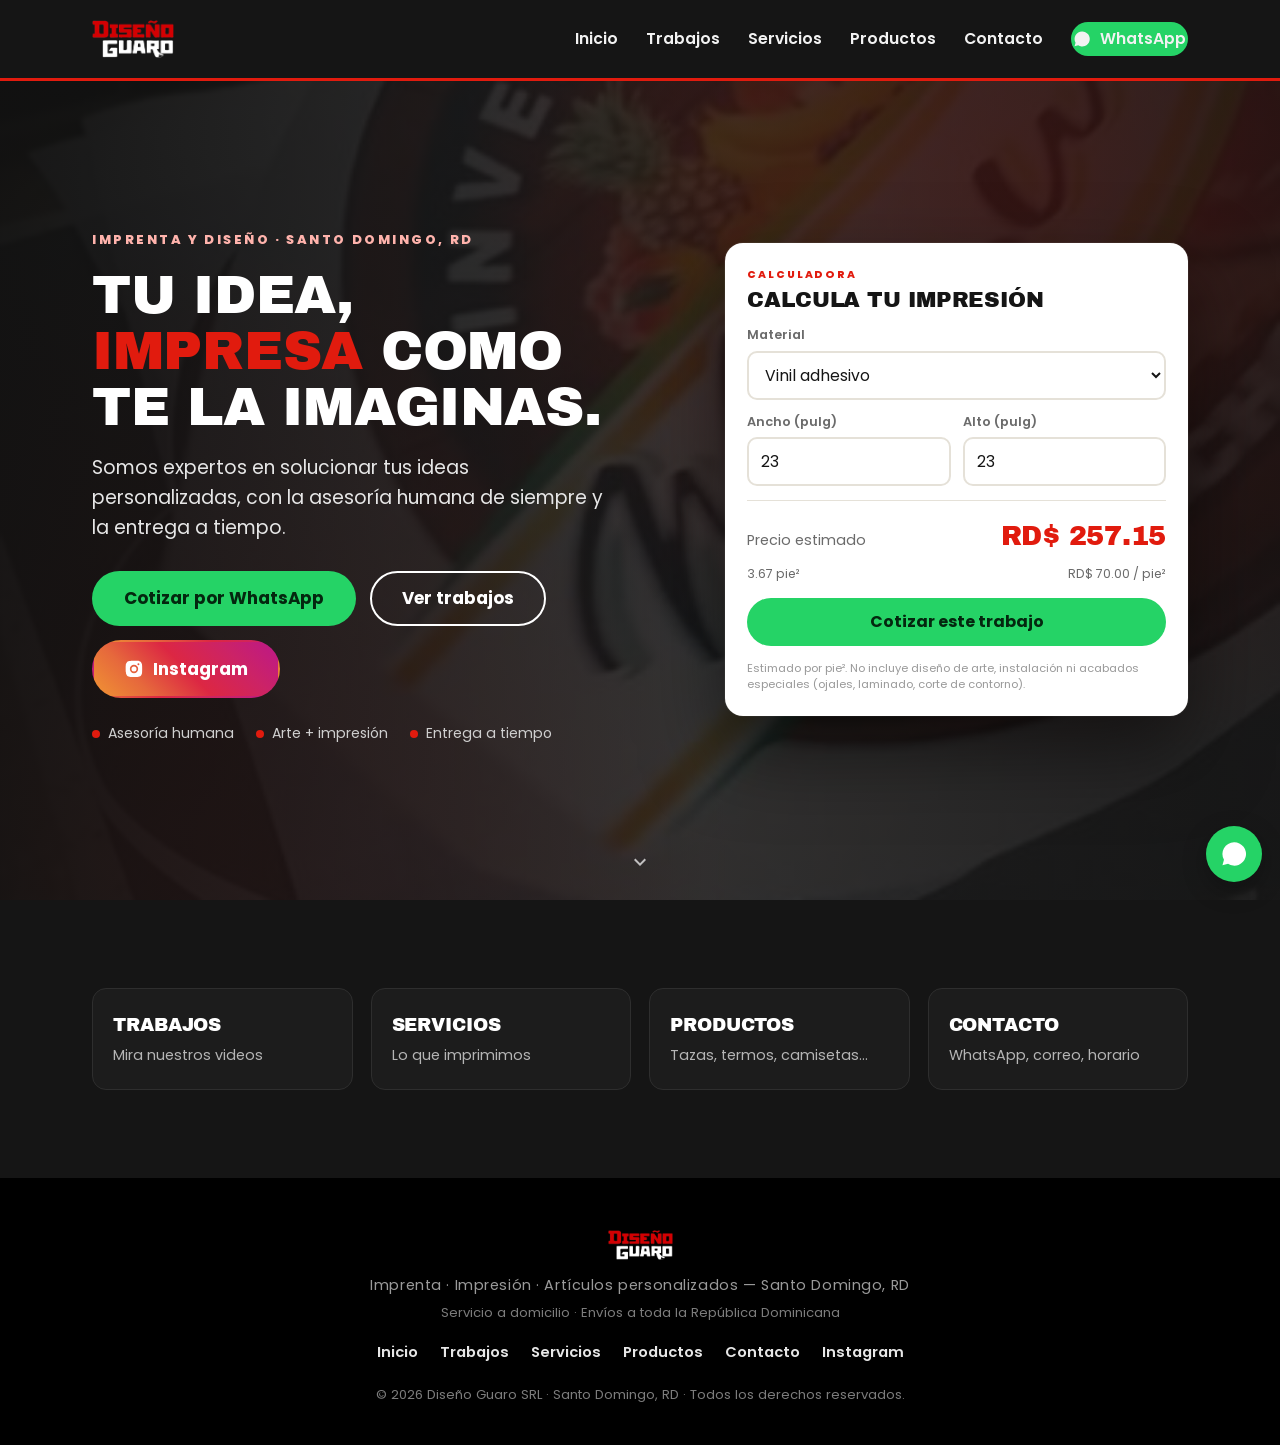
<file: site/index.html>
<!DOCTYPE html>
<!-- Diseño Guaro · despliegue automático activo (GitHub → FTP) -->
<html lang="es">
<head>
<meta charset="UTF-8" />
<meta name="viewport" content="width=device-width, initial-scale=1" />
<title>Imprenta en Santo Domingo · Impresión y artículos personalizados | Diseño Guaro</title>
<meta name="description" content="Imprenta y diseño en Santo Domingo. Impresión de banners, vinil adhesivo, one vision, rótulos, tarjetas, stickers, invitaciones, DTF y sublimación. Artículos personalizados y material POP. Servicio a domicilio y envíos a toda la República Dominicana. Calcula tu impresión y cotiza por WhatsApp." />
<meta name="keywords" content="imprenta santo domingo, impresión santo domingo, impresión gran formato, banners santo domingo, vinil adhesivo, one vision, rotulación, rótulos, tarjetas de presentación, stickers personalizados, material POP, artículos personalizados, sublimación santo domingo, DTF, República Dominicana" />
<meta name="theme-color" content="#e11b0e" />
<link rel="canonical" href="https://disenoguaro.com/" />
<link rel="icon" href="/favicon.ico" sizes="any" />
<link rel="icon" type="image/png" sizes="96x96" href="/assets/img/favicon-96.png" />
<link rel="apple-touch-icon" href="/assets/img/apple-touch-icon.png" />

<meta property="og:type" content="website" />
<meta property="og:site_name" content="Diseño Guaro" />
<meta property="og:title" content="Imprenta en Santo Domingo · Diseño Guaro" />
<meta property="og:description" content="Impresión, rotulación y artículos personalizados en Santo Domingo. Envíos a todo el país. Calcula tu impresión y cotiza por WhatsApp." />
<meta property="og:image" content="https://disenoguaro.com/assets/img/logo-disenoguaro.png" />
<meta property="og:url" content="https://disenoguaro.com/" />
<meta property="og:locale" content="es_DO" />

<script type="application/ld+json">
{
  "@context": "https://schema.org",
  "@type": "LocalBusiness",
  "@id": "https://disenoguaro.com/#business",
  "name": "Diseño Guaro",
  "alternateName": "Diseño Guaro SRL",
  "description": "Imprenta y diseño en Santo Domingo. Impresión de banners, vinil adhesivo, one vision, rótulos, tarjetas, stickers, invitaciones, DTF y sublimación. Artículos personalizados y material POP. Servicio a domicilio y envíos a toda la República Dominicana.",
  "url": "https://disenoguaro.com",
  "telephone": "+18293768157",
  "email": "info@disenoguaro.com",
  "image": "https://disenoguaro.com/assets/img/logo-disenoguaro.png",
  "logo": "https://disenoguaro.com/assets/img/logo-disenoguaro.png",
  "priceRange": "$$",
  "currenciesAccepted": "DOP",
  "paymentAccepted": "Efectivo, transferencia",
  "address": { "@type": "PostalAddress", "addressLocality": "Santo Domingo", "addressRegion": "Distrito Nacional", "addressCountry": "DO" },
  "areaServed": [
    { "@type": "City", "name": "Santo Domingo" },
    { "@type": "AdministrativeArea", "name": "Distrito Nacional" },
    { "@type": "AdministrativeArea", "name": "Santo Domingo Este" },
    { "@type": "AdministrativeArea", "name": "Santo Domingo Norte" },
    { "@type": "AdministrativeArea", "name": "Santo Domingo Oeste" },
    { "@type": "Country", "name": "República Dominicana" }
  ],
  "openingHoursSpecification": [
    { "@type": "OpeningHoursSpecification", "dayOfWeek": ["Monday","Tuesday","Wednesday","Thursday","Friday"], "opens": "09:00", "closes": "18:00" },
    { "@type": "OpeningHoursSpecification", "dayOfWeek": "Saturday", "opens": "09:00", "closes": "13:00" }
  ],
  "sameAs": ["https://www.instagram.com/disenoguaro/"],
  "makesOffer": [
    { "@type": "Offer", "itemOffered": { "@type": "Service", "name": "Impresión de banners y gran formato" } },
    { "@type": "Offer", "itemOffered": { "@type": "Service", "name": "Vinil adhesivo, one vision y rotulación" } },
    { "@type": "Offer", "itemOffered": { "@type": "Service", "name": "Tarjetas de presentación y papelería" } },
    { "@type": "Offer", "itemOffered": { "@type": "Service", "name": "Stickers y troquelados" } },
    { "@type": "Offer", "itemOffered": { "@type": "Service", "name": "Invitaciones personalizadas" } },
    { "@type": "Offer", "itemOffered": { "@type": "Service", "name": "DTF y sublimación" } },
    { "@type": "Offer", "itemOffered": { "@type": "Product", "name": "Artículos personalizados y material POP" } }
  ]
}
</script>

<link rel="preconnect" href="https://fonts.googleapis.com" />
<link rel="preconnect" href="https://fonts.gstatic.com" crossorigin />
<link href="https://fonts.googleapis.com/css2?family=Archivo+Black&family=Poppins:ital,wght@0,300;0,400;0,500;0,600;0,700;0,800;1,400&display=swap" rel="stylesheet" />
<link rel="stylesheet" href="assets/css/style.css" />
</head>
<body>

<a class="skip-link" href="#contenido">Saltar al contenido</a>

<header class="site-header" id="top">
  <div class="container header-inner">
    <a href="index.html" class="brand" aria-label="Diseño Guaro — inicio">
      <img src="assets/img/logo-disenoguaro-white.png" alt="Diseño Guaro" class="brand-logo" />
    </a>

    <nav class="main-nav" id="mainNav" aria-label="Navegación principal">
      <a href="index.html" aria-current="page">Inicio</a>
      <a href="trabajos.html">Trabajos</a>
      <a href="servicios.html">Servicios</a>
      <a href="productos.html">Productos</a>
      <a href="contacto.html">Contacto</a>
      <a href="https://wa.me/18293768157?text=Hola%20Dise%C3%B1o%20Guaro%2C%20quiero%20cotizar%20un%20trabajo."
         class="btn btn-wa nav-cta" target="_blank" rel="noopener">
        <svg viewBox="0 0 24 24" width="18" height="18" aria-hidden="true"><path fill="currentColor" d="M17.5 14.4c-.3-.2-1.7-.9-2-1-.3-.1-.5-.2-.6.2s-.7 1-.9 1.2c-.2.2-.3.2-.6.1-.3-.2-1.3-.5-2.4-1.5-.9-.8-1.5-1.8-1.6-2.1-.2-.3 0-.5.1-.6l.5-.5c.1-.2.2-.3.3-.5s0-.4 0-.5c-.1-.2-.6-1.5-.9-2.1-.2-.5-.4-.5-.6-.5h-.5c-.2 0-.5.1-.7.3-.3.3-1 1-1 2.4s1 2.8 1.2 3c.2.2 2 3.1 4.9 4.3.7.3 1.2.5 1.6.6.7.2 1.3.2 1.8.1.6-.1 1.7-.7 1.9-1.4.2-.7.2-1.2.2-1.4-.1-.1-.3-.2-.6-.3M12 2a10 10 0 0 0-8.6 15l-1.3 4.7 4.8-1.3A10 10 0 1 0 12 2"/></svg>
        WhatsApp
      </a>
    </nav>

    <button class="nav-toggle" id="navToggle" aria-label="Abrir menú" aria-expanded="false" aria-controls="mainNav">
      <span></span><span></span><span></span>
    </button>
  </div>
</header>

<main id="contenido">

  <section class="hero hero-full" id="inicio">
    <video class="hero-video" autoplay muted loop playsinline preload="auto" poster="assets/video/hero.jpg" aria-hidden="true">
      <source src="assets/video/hero.mp4" type="video/mp4" />
    </video>
    <div class="hero-bg" aria-hidden="true"></div>

    <div class="container hero-inner">
      <div class="hero-copy">
        <p class="eyebrow">Imprenta y diseño · Santo Domingo, RD</p>
        <h1>Tu idea, <span class="hl">impresa</span> como te la imaginas.</h1>
        <p class="lead">
          Somos expertos en solucionar tus ideas personalizadas, con la asesoría
          humana de siempre y la entrega a tiempo.
        </p>
        <div class="hero-cta">
          <a href="https://wa.me/18293768157?text=Hola%20Dise%C3%B1o%20Guaro%2C%20quiero%20cotizar%20un%20trabajo."
             class="btn btn-wa btn-lg" target="_blank" rel="noopener">Cotizar por WhatsApp</a>
          <a href="trabajos.html" class="btn btn-ghost btn-lg">Ver trabajos</a>
          <a href="https://www.instagram.com/disenoguaro/" class="btn btn-ig btn-lg" target="_blank" rel="noopener">
            <svg viewBox="0 0 24 24" width="20" height="20" aria-hidden="true"><path fill="currentColor" d="M12 2c2.7 0 3.1 0 4.1.1 1.1 0 1.8.2 2.4.5.7.2 1.2.5 1.7 1s.8 1 1 1.7c.3.6.5 1.3.5 2.4.1 1 .1 1.4.1 4.1s0 3.1-.1 4.1c0 1.1-.2 1.8-.5 2.4-.2.7-.5 1.2-1 1.7s-1 .8-1.7 1c-.6.3-1.3.5-2.4.5-1 .1-1.4.1-4.1.1s-3.1 0-4.1-.1c-1.1 0-1.8-.2-2.4-.5-.7-.2-1.2-.5-1.7-1s-.8-1-1-1.7c-.3-.6-.5-1.3-.5-2.4C2 15.1 2 14.7 2 12s0-3.1.1-4.1c0-1.1.2-1.8.5-2.4.2-.7.5-1.2 1-1.7s1-.8 1.7-1c.6-.3 1.3-.5 2.4-.5C8.9 2 9.3 2 12 2m0 5a5 5 0 1 0 0 10 5 5 0 0 0 0-10m0 2a3 3 0 1 1 0 6 3 3 0 0 1 0-6m5.3-3.9a1.2 1.2 0 1 0 0 2.4 1.2 1.2 0 0 0 0-2.4"/></svg>
            Instagram
          </a>
        </div>
        <ul class="hero-badges">
          <li>Asesoría humana</li>
          <li>Arte + impresión</li>
          <li>Entrega a tiempo</li>
        </ul>
      </div>

      <aside class="hero-calc" id="calculadora" aria-label="Calculadora de precios de impresión">
        <div class="hc-head">
          <span class="hc-kicker">Calculadora</span>
          <h2>Calcula tu impresión</h2>
        </div>
        <form autocomplete="off">
          <div class="hc-field">
            <label for="calcMat">Material</label>
            <select id="calcMat">
              <option value="banner">Banner (lona)</option>
              <option value="vinil" selected>Vinil adhesivo</option>
              <option value="sticker">Sticker troquelado</option>
              <option value="onevision">Onevision</option>
            </select>
          </div>
          <div class="hc-row">
            <div class="hc-field">
              <label for="calcW">Ancho (pulg)</label>
              <input id="calcW" type="number" min="1" step="0.5" value="23" inputmode="decimal" />
            </div>
            <div class="hc-field">
              <label for="calcH">Alto (pulg)</label>
              <input id="calcH" type="number" min="1" step="0.5" value="23" inputmode="decimal" />
            </div>
          </div>
        </form>
        <div class="hc-out" aria-live="polite">
          <div class="hc-total"><span>Precio estimado</span><strong id="calcTotal">RD$&nbsp;0.00</strong></div>
          <div class="hc-meta"><span id="calcArea">—</span><span id="calcRate">—</span></div>
        </div>
        <a class="btn btn-wa btn-block" id="calcWa" target="_blank" rel="noopener" href="https://wa.me/18293768157">Cotizar este trabajo</a>
        <p class="calc-note">
          Estimado por pie². No incluye diseño de arte, instalación ni acabados
          especiales (ojales, laminado, corte de contorno).
        </p>
      </aside>
    </div>

    <a class="hero-scroll" href="#mas" aria-label="Ver más">
      <svg viewBox="0 0 24 24" width="24" height="24" aria-hidden="true"><path fill="currentColor" d="M12 16 6 10l1.4-1.4L12 13.2l4.6-4.6L18 10z"/></svg>
    </a>
  </section>

  <section class="section quick-links" id="mas">
    <div class="container">
      <div class="grid ql-grid">
        <a class="ql-card" href="trabajos.html">
          <span class="ql-k">Trabajos</span>
          <span class="ql-t">Mira nuestros videos</span>
        </a>
        <a class="ql-card" href="servicios.html">
          <span class="ql-k">Servicios</span>
          <span class="ql-t">Lo que imprimimos</span>
        </a>
        <a class="ql-card" href="productos.html">
          <span class="ql-k">Productos</span>
          <span class="ql-t">Tazas, termos, camisetas…</span>
        </a>
        <a class="ql-card" href="contacto.html">
          <span class="ql-k">Contacto</span>
          <span class="ql-t">WhatsApp, correo, horario</span>
        </a>
      </div>
    </div>
  </section>

</main>

<footer class="site-footer">
  <div class="container footer-inner">
    <img src="assets/img/logo-disenoguaro-white.png" alt="Diseño Guaro" class="footer-logo" />
    <p class="footer-tag">Imprenta · Impresión · Artículos personalizados — Santo Domingo, RD</p>
    <p class="footer-area">Servicio a domicilio · Envíos a toda la República Dominicana</p>
    <nav class="footer-nav" aria-label="Pie de página">
      <a href="index.html">Inicio</a>
      <a href="trabajos.html">Trabajos</a>
      <a href="servicios.html">Servicios</a>
      <a href="productos.html">Productos</a>
      <a href="contacto.html">Contacto</a>
      <a href="https://www.instagram.com/disenoguaro/" target="_blank" rel="noopener">Instagram</a>
    </nav>
    <p class="copyright">© <span id="year"></span> Diseño Guaro SRL · Santo Domingo, RD · Todos los derechos reservados.</p>
  </div>
</footer>

<a class="wa-float" href="https://wa.me/18293768157?text=Hola%20Dise%C3%B1o%20Guaro%2C%20quiero%20cotizar%20un%20trabajo."
   target="_blank" rel="noopener" aria-label="Escribir por WhatsApp">
  <svg viewBox="0 0 24 24" width="28" height="28" aria-hidden="true"><path fill="currentColor" d="M17.5 14.4c-.3-.2-1.7-.9-2-1-.3-.1-.5-.2-.6.2s-.7 1-.9 1.2c-.2.2-.3.2-.6.1-.3-.2-1.3-.5-2.4-1.5-.9-.8-1.5-1.8-1.6-2.1-.2-.3 0-.5.1-.6l.5-.5c.1-.2.2-.3.3-.5s0-.4 0-.5c-.1-.2-.6-1.5-.9-2.1-.2-.5-.4-.5-.6-.5h-.5c-.2 0-.5.1-.7.3-.3.3-1 1-1 2.4s1 2.8 1.2 3c.2.2 2 3.1 4.9 4.3.7.3 1.2.5 1.6.6.7.2 1.3.2 1.8.1.6-.1 1.7-.7 1.9-1.4.2-.7.2-1.2.2-1.4-.1-.1-.3-.2-.6-.3M12 2a10 10 0 0 0-8.6 15l-1.3 4.7 4.8-1.3A10 10 0 1 0 12 2"/></svg>
</a>

<script src="assets/js/main.js"></script>
</body>
</html>
</file>
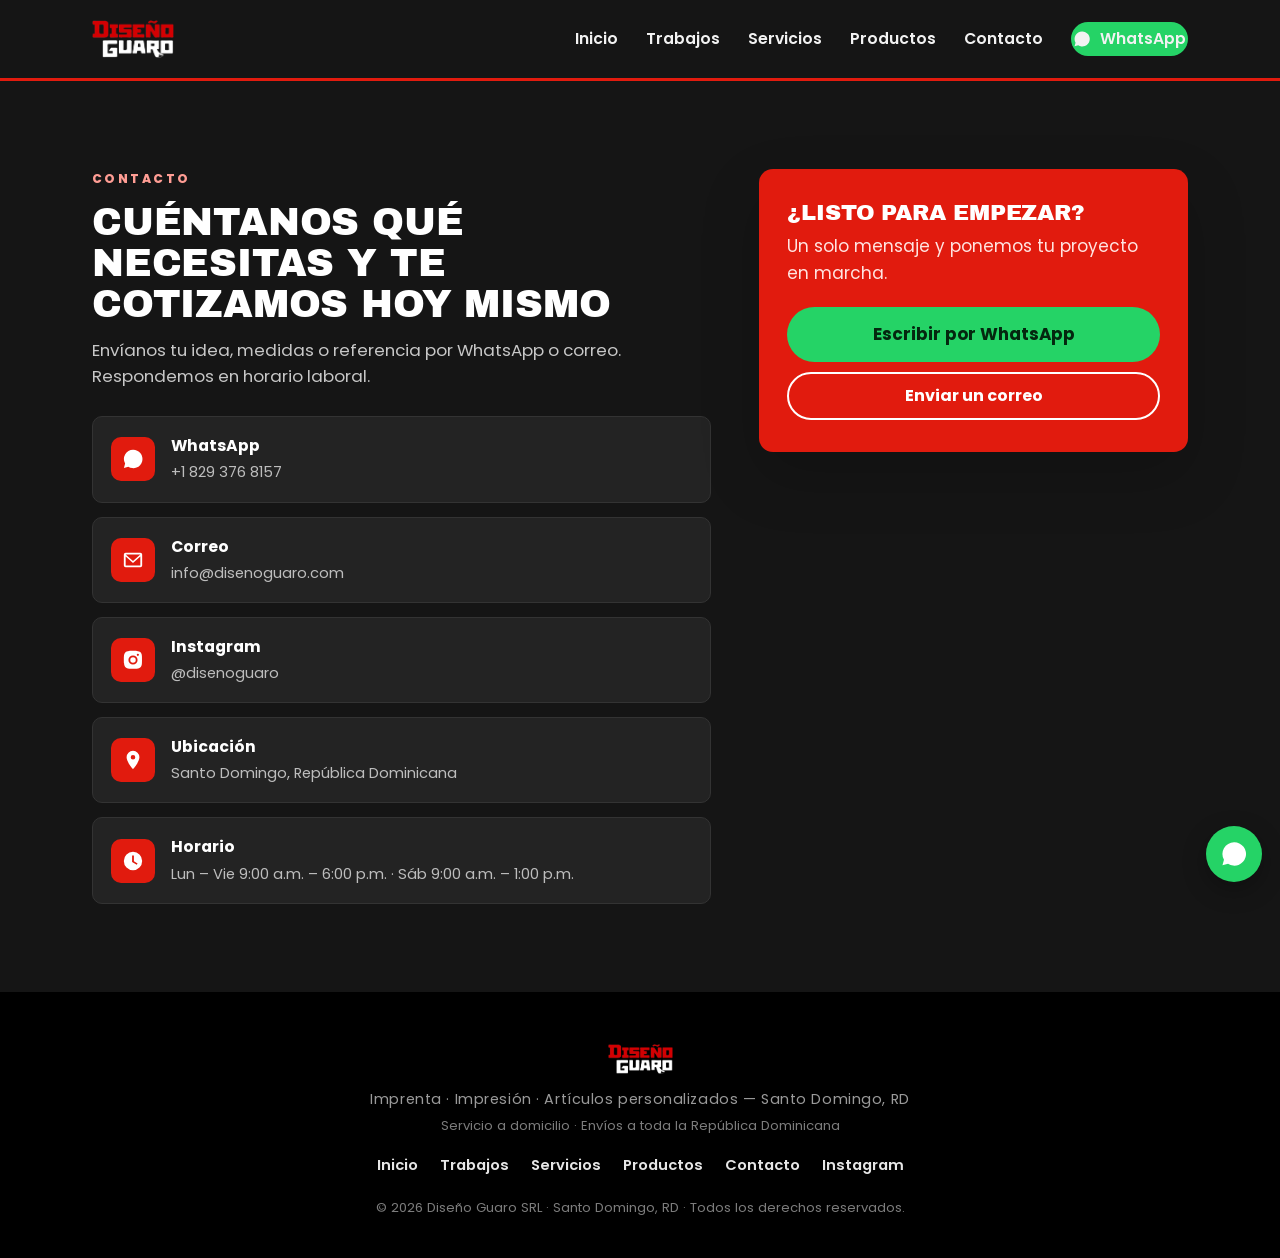
<file: site/contacto.html>
<!DOCTYPE html>
<html lang="es">
<head>
<meta charset="UTF-8" />
<meta name="viewport" content="width=device-width, initial-scale=1" />
<title>Contacto · Imprenta Diseño Guaro | Santo Domingo, RD</title>
<meta name="description" content="Contacta a Diseño Guaro, imprenta y artículos personalizados en Santo Domingo: WhatsApp +1 829 376 8157, info@disenoguaro.com, Instagram @disenoguaro. Servicio a domicilio y envíos a toda la República Dominicana. Lun–Vie 9–6, Sáb 9–1." />
<meta name="theme-color" content="#e11b0e" />
<link rel="canonical" href="https://disenoguaro.com/contacto.html" />
<link rel="icon" href="/favicon.ico" sizes="any" />
<link rel="icon" type="image/png" sizes="96x96" href="/assets/img/favicon-96.png" />
<link rel="apple-touch-icon" href="/assets/img/apple-touch-icon.png" />
<meta property="og:type" content="website" />
<meta property="og:site_name" content="Diseño Guaro" />
<meta property="og:title" content="Contacto — Diseño Guaro · Santo Domingo" />
<meta property="og:description" content="WhatsApp, correo, Instagram y horario. Servicio a domicilio y envíos a todo el país." />
<meta property="og:image" content="https://disenoguaro.com/assets/img/logo-disenoguaro.png" />
<meta property="og:url" content="https://disenoguaro.com/contacto.html" />
<meta property="og:locale" content="es_DO" />
<script type="application/ld+json">
{"@context":"https://schema.org","@type":"LocalBusiness","@id":"https://disenoguaro.com/#business","name":"Diseño Guaro","alternateName":"Diseño Guaro SRL","description":"Imprenta y diseño en Santo Domingo. Impresión de banners, vinil adhesivo, one vision, rótulos, tarjetas, stickers, invitaciones, DTF y sublimación. Artículos personalizados y material POP. Servicio a domicilio y envíos a toda la República Dominicana.","url":"https://disenoguaro.com","telephone":"+18293768157","email":"info@disenoguaro.com","image":"https://disenoguaro.com/assets/img/logo-disenoguaro.png","logo":"https://disenoguaro.com/assets/img/logo-disenoguaro.png","priceRange":"$$","currenciesAccepted":"DOP","address":{"@type":"PostalAddress","addressLocality":"Santo Domingo","addressRegion":"Distrito Nacional","addressCountry":"DO"},"areaServed":[{"@type":"City","name":"Santo Domingo"},{"@type":"AdministrativeArea","name":"Distrito Nacional"},{"@type":"AdministrativeArea","name":"Santo Domingo Este"},{"@type":"AdministrativeArea","name":"Santo Domingo Norte"},{"@type":"AdministrativeArea","name":"Santo Domingo Oeste"},{"@type":"Country","name":"República Dominicana"}],"openingHoursSpecification":[{"@type":"OpeningHoursSpecification","dayOfWeek":["Monday","Tuesday","Wednesday","Thursday","Friday"],"opens":"09:00","closes":"18:00"},{"@type":"OpeningHoursSpecification","dayOfWeek":"Saturday","opens":"09:00","closes":"13:00"}],"sameAs":["https://www.instagram.com/disenoguaro/"]}
</script>
<link rel="preconnect" href="https://fonts.googleapis.com" />
<link rel="preconnect" href="https://fonts.gstatic.com" crossorigin />
<link href="https://fonts.googleapis.com/css2?family=Archivo+Black&family=Poppins:ital,wght@0,300;0,400;0,500;0,600;0,700;0,800;1,400&display=swap" rel="stylesheet" />
<link rel="stylesheet" href="assets/css/style.css" />
</head>
<body class="page-contacto">

<a class="skip-link" href="#contenido">Saltar al contenido</a>

<header class="site-header" id="top">
  <div class="container header-inner">
    <a href="index.html" class="brand" aria-label="Diseño Guaro — inicio">
      <img src="assets/img/logo-disenoguaro-white.png" alt="Diseño Guaro" class="brand-logo" />
    </a>
    <nav class="main-nav" id="mainNav" aria-label="Navegación principal">
      <a href="index.html">Inicio</a>
      <a href="trabajos.html">Trabajos</a>
      <a href="servicios.html">Servicios</a>
      <a href="productos.html">Productos</a>
      <a href="contacto.html" aria-current="page">Contacto</a>
      <a href="https://wa.me/18293768157?text=Hola%20Dise%C3%B1o%20Guaro%2C%20quiero%20cotizar%20un%20trabajo."
         class="btn btn-wa nav-cta" target="_blank" rel="noopener">
        <svg viewBox="0 0 24 24" width="18" height="18" aria-hidden="true"><path fill="currentColor" d="M17.5 14.4c-.3-.2-1.7-.9-2-1-.3-.1-.5-.2-.6.2s-.7 1-.9 1.2c-.2.2-.3.2-.6.1-.3-.2-1.3-.5-2.4-1.5-.9-.8-1.5-1.8-1.6-2.1-.2-.3 0-.5.1-.6l.5-.5c.1-.2.2-.3.3-.5s0-.4 0-.5c-.1-.2-.6-1.5-.9-2.1-.2-.5-.4-.5-.6-.5h-.5c-.2 0-.5.1-.7.3-.3.3-1 1-1 2.4s1 2.8 1.2 3c.2.2 2 3.1 4.9 4.3.7.3 1.2.5 1.6.6.7.2 1.3.2 1.8.1.6-.1 1.7-.7 1.9-1.4.2-.7.2-1.2.2-1.4-.1-.1-.3-.2-.6-.3M12 2a10 10 0 0 0-8.6 15l-1.3 4.7 4.8-1.3A10 10 0 1 0 12 2"/></svg>
        WhatsApp
      </a>
    </nav>
    <button class="nav-toggle" id="navToggle" aria-label="Abrir menú" aria-expanded="false" aria-controls="mainNav">
      <span></span><span></span><span></span>
    </button>
  </div>
</header>

<main id="contenido" class="section section-dark contacto-main">
  <div class="container contact-inner">
    <div class="contact-copy">
      <p class="kicker kicker-light">Contacto</p>
      <h1>Cuéntanos qué necesitas y te cotizamos hoy mismo</h1>
      <p class="page-sub light">
        Envíanos tu idea, medidas o referencia por WhatsApp o correo. Respondemos en horario laboral.
      </p>

      <div class="contact-list">
        <a class="contact-item" href="https://wa.me/18293768157?text=Hola%20Dise%C3%B1o%20Guaro%2C%20quiero%20cotizar%20un%20trabajo." target="_blank" rel="noopener">
          <span class="ci-ico" aria-hidden="true">
            <svg viewBox="0 0 24 24" width="22" height="22"><path fill="currentColor" d="M17.5 14.4c-.3-.2-1.7-.9-2-1-.3-.1-.5-.2-.6.2s-.7 1-.9 1.2c-.2.2-.3.2-.6.1-.3-.2-1.3-.5-2.4-1.5-.9-.8-1.5-1.8-1.6-2.1-.2-.3 0-.5.1-.6l.5-.5c.1-.2.2-.3.3-.5s0-.4 0-.5c-.1-.2-.6-1.5-.9-2.1-.2-.5-.4-.5-.6-.5h-.5c-.2 0-.5.1-.7.3-.3.3-1 1-1 2.4s1 2.8 1.2 3c.2.2 2 3.1 4.9 4.3.7.3 1.2.5 1.6.6.7.2 1.3.2 1.8.1.6-.1 1.7-.7 1.9-1.4.2-.7.2-1.2.2-1.4-.1-.1-.3-.2-.6-.3M12 2a10 10 0 0 0-8.6 15l-1.3 4.7 4.8-1.3A10 10 0 1 0 12 2"/></svg>
          </span>
          <span>
            <strong>WhatsApp</strong>
            <span>+1 829 376 8157</span>
          </span>
        </a>

        <a class="contact-item" href="mailto:info@disenoguaro.com">
          <span class="ci-ico" aria-hidden="true">
            <svg viewBox="0 0 24 24" width="22" height="22"><path fill="currentColor" d="M4 4h16a2 2 0 0 1 2 2v12a2 2 0 0 1-2 2H4a2 2 0 0 1-2-2V6a2 2 0 0 1 2-2m0 2v.01L12 13l8-6.99V6H4m0 12h16V8.24l-8 7-8-7V18"/></svg>
          </span>
          <span>
            <strong>Correo</strong>
            <span>info@disenoguaro.com</span>
          </span>
        </a>

        <a class="contact-item" href="https://www.instagram.com/disenoguaro/" target="_blank" rel="noopener">
          <span class="ci-ico" aria-hidden="true">
            <svg viewBox="0 0 24 24" width="22" height="22"><path fill="currentColor" d="M12 2c2.7 0 3.1 0 4.1.1 1.1 0 1.8.2 2.4.5.7.2 1.2.5 1.7 1s.8 1 1 1.7c.3.6.5 1.3.5 2.4.1 1 .1 1.4.1 4.1s0 3.1-.1 4.1c0 1.1-.2 1.8-.5 2.4-.2.7-.5 1.2-1 1.7s-1 .8-1.7 1c-.6.3-1.3.5-2.4.5-1 .1-1.4.1-4.1.1s-3.1 0-4.1-.1c-1.1 0-1.8-.2-2.4-.5-.7-.2-1.2-.5-1.7-1s-.8-1-1-1.7c-.3-.6-.5-1.3-.5-2.4C2 15.1 2 14.7 2 12s0-3.1.1-4.1c0-1.1.2-1.8.5-2.4.2-.7.5-1.2 1-1.7s1-.8 1.7-1c.6-.3 1.3-.5 2.4-.5C8.9 2 9.3 2 12 2m0 5a5 5 0 1 0 0 10 5 5 0 0 0 0-10m0 2a3 3 0 1 1 0 6 3 3 0 0 1 0-6m5.3-3.9a1.2 1.2 0 1 0 0 2.4 1.2 1.2 0 0 0 0-2.4"/></svg>
          </span>
          <span>
            <strong>Instagram</strong>
            <span>@disenoguaro</span>
          </span>
        </a>

        <div class="contact-item static">
          <span class="ci-ico" aria-hidden="true">
            <svg viewBox="0 0 24 24" width="22" height="22"><path fill="currentColor" d="M12 2a7 7 0 0 0-7 7c0 5.25 7 13 7 13s7-7.75 7-13a7 7 0 0 0-7-7m0 9.5A2.5 2.5 0 1 1 12 6.5a2.5 2.5 0 0 1 0 5"/></svg>
          </span>
          <span>
            <strong>Ubicación</strong>
            <span>Santo Domingo, República Dominicana</span>
          </span>
        </div>

        <div class="contact-item static">
          <span class="ci-ico" aria-hidden="true">
            <svg viewBox="0 0 24 24" width="22" height="22"><path fill="currentColor" d="M12 2a10 10 0 1 0 0 20 10 10 0 0 0 0-20m1 10.4 4 2.3-.9 1.5L11 13V6h2z"/></svg>
          </span>
          <span>
            <strong>Horario</strong>
            <span>Lun&nbsp;–&nbsp;Vie 9:00&nbsp;a.m.&nbsp;–&nbsp;6:00&nbsp;p.m. · Sáb 9:00&nbsp;a.m.&nbsp;–&nbsp;1:00&nbsp;p.m.</span>
          </span>
        </div>
      </div>
    </div>

    <div class="contact-cta-card">
      <h3>¿Listo para empezar?</h3>
      <p>Un solo mensaje y ponemos tu proyecto en marcha.</p>
      <a href="https://wa.me/18293768157?text=Hola%20Dise%C3%B1o%20Guaro%2C%20quiero%20empezar%20un%20proyecto."
         class="btn btn-wa btn-lg btn-block" target="_blank" rel="noopener">Escribir por WhatsApp</a>
      <a href="mailto:info@disenoguaro.com" class="btn btn-ghost btn-block">Enviar un correo</a>
    </div>
  </div>
</main>

<footer class="site-footer">
  <div class="container footer-inner">
    <img src="assets/img/logo-disenoguaro-white.png" alt="Diseño Guaro" class="footer-logo" />
    <p class="footer-tag">Imprenta · Impresión · Artículos personalizados — Santo Domingo, RD</p>
    <p class="footer-area">Servicio a domicilio · Envíos a toda la República Dominicana</p>
    <nav class="footer-nav" aria-label="Pie de página">
      <a href="index.html">Inicio</a>
      <a href="trabajos.html">Trabajos</a>
      <a href="servicios.html">Servicios</a>
      <a href="productos.html">Productos</a>
      <a href="contacto.html">Contacto</a>
      <a href="https://www.instagram.com/disenoguaro/" target="_blank" rel="noopener">Instagram</a>
    </nav>
    <p class="copyright">© <span id="year"></span> Diseño Guaro SRL · Santo Domingo, RD · Todos los derechos reservados.</p>
  </div>
</footer>

<a class="wa-float" href="https://wa.me/18293768157?text=Hola%20Dise%C3%B1o%20Guaro%2C%20quiero%20cotizar%20un%20trabajo."
   target="_blank" rel="noopener" aria-label="Escribir por WhatsApp">
  <svg viewBox="0 0 24 24" width="28" height="28" aria-hidden="true"><path fill="currentColor" d="M17.5 14.4c-.3-.2-1.7-.9-2-1-.3-.1-.5-.2-.6.2s-.7 1-.9 1.2c-.2.2-.3.2-.6.1-.3-.2-1.3-.5-2.4-1.5-.9-.8-1.5-1.8-1.6-2.1-.2-.3 0-.5.1-.6l.5-.5c.1-.2.2-.3.3-.5s0-.4 0-.5c-.1-.2-.6-1.5-.9-2.1-.2-.5-.4-.5-.6-.5h-.5c-.2 0-.5.1-.7.3-.3.3-1 1-1 2.4s1 2.8 1.2 3c.2.2 2 3.1 4.9 4.3.7.3 1.2.5 1.6.6.7.2 1.3.2 1.8.1.6-.1 1.7-.7 1.9-1.4.2-.7.2-1.2.2-1.4-.1-.1-.3-.2-.6-.3M12 2a10 10 0 0 0-8.6 15l-1.3 4.7 4.8-1.3A10 10 0 1 0 12 2"/></svg>
</a>

<script src="assets/js/main.js"></script>
</body>
</html>
</file>
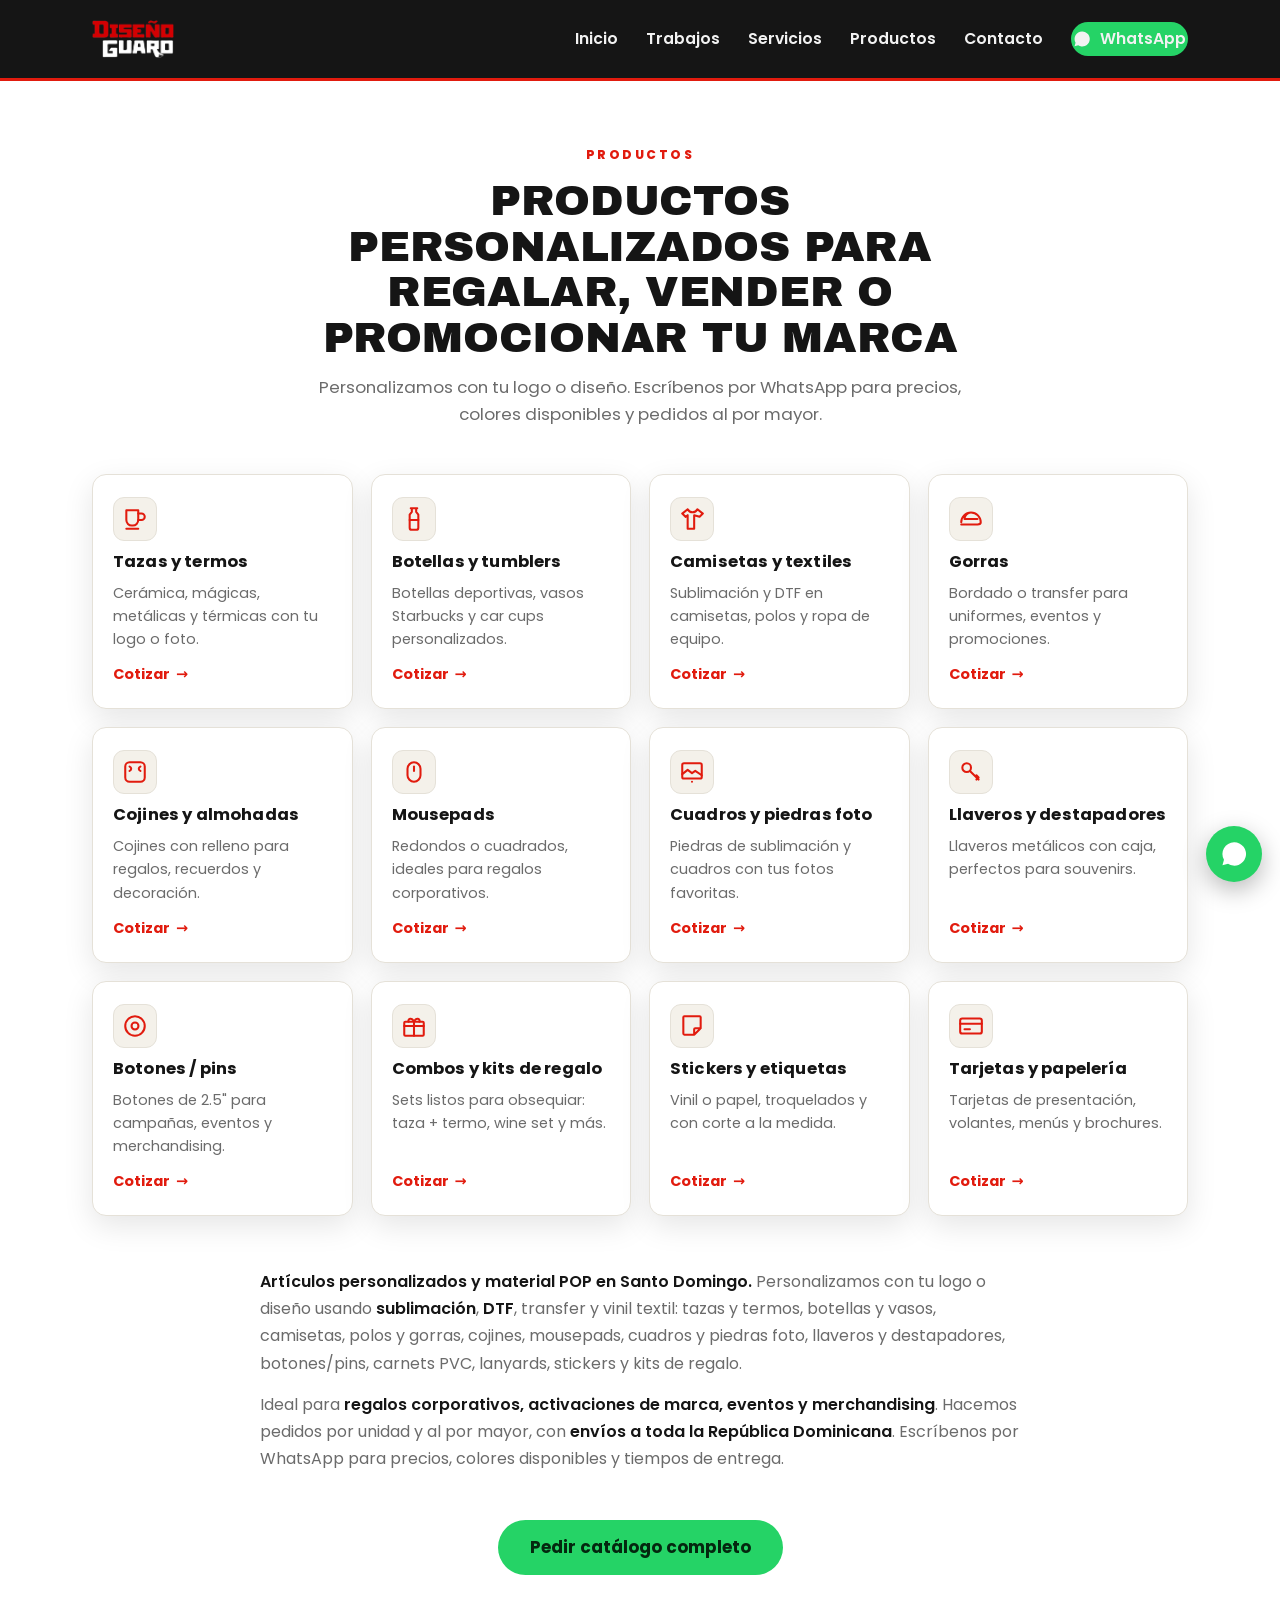
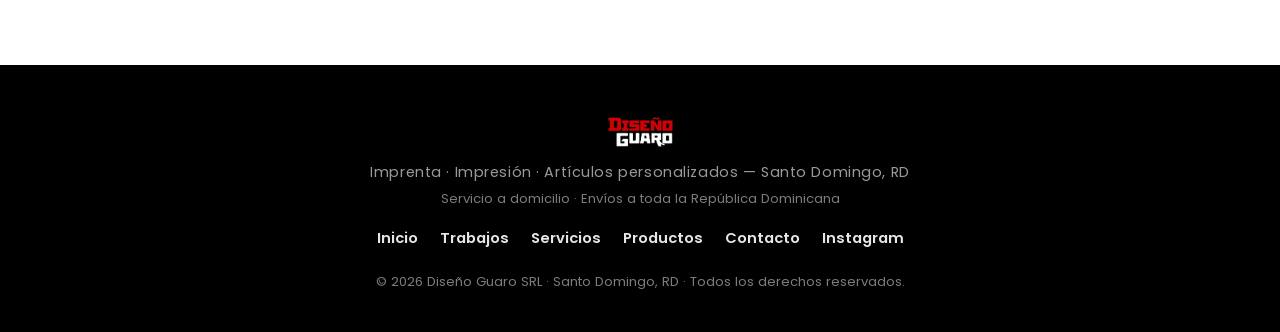
<file: site/productos.html>
<!DOCTYPE html>
<html lang="es">
<head>
<meta charset="UTF-8" />
<meta name="viewport" content="width=device-width, initial-scale=1" />
<title>Artículos personalizados y material POP en Santo Domingo | Diseño Guaro</title>
<meta name="description" content="Artículos personalizados y material POP en Santo Domingo: tazas, termos, botellas, camisetas y gorras (sublimación y DTF), cojines, mousepads, llaveros, botones, carnets PVC, lanyards y kits de regalo. Personalizados con tu logo. Envíos a toda la República Dominicana." />
<meta name="keywords" content="artículos personalizados santo domingo, material POP, artículos promocionales, tazas personalizadas, termos personalizados, camisetas sublimadas, gorras personalizadas, sublimación, DTF, carnet PVC, lanyards, llaveros, botones, regalos personalizados, República Dominicana" />
<meta name="theme-color" content="#e11b0e" />
<link rel="canonical" href="https://disenoguaro.com/productos.html" />
<link rel="icon" href="/favicon.ico" sizes="any" />
<link rel="icon" type="image/png" sizes="96x96" href="/assets/img/favicon-96.png" />
<link rel="apple-touch-icon" href="/assets/img/apple-touch-icon.png" />
<meta property="og:type" content="website" />
<meta property="og:site_name" content="Diseño Guaro" />
<meta property="og:title" content="Artículos personalizados y material POP · Santo Domingo — Diseño Guaro" />
<meta property="og:description" content="Tazas, termos, camisetas, gorras, carnets PVC, lanyards y más — personalizados con tu logo. Envíos a todo el país." />
<meta property="og:image" content="https://disenoguaro.com/assets/img/logo-disenoguaro.png" />
<meta property="og:url" content="https://disenoguaro.com/productos.html" />
<meta property="og:locale" content="es_DO" />
<script type="application/ld+json">
{"@context":"https://schema.org","@type":"LocalBusiness","@id":"https://disenoguaro.com/#business","name":"Diseño Guaro","alternateName":"Diseño Guaro SRL","description":"Imprenta y diseño en Santo Domingo. Impresión de banners, vinil adhesivo, one vision, rótulos, tarjetas, stickers, invitaciones, DTF y sublimación. Artículos personalizados y material POP. Servicio a domicilio y envíos a toda la República Dominicana.","url":"https://disenoguaro.com","telephone":"+18293768157","email":"info@disenoguaro.com","image":"https://disenoguaro.com/assets/img/logo-disenoguaro.png","logo":"https://disenoguaro.com/assets/img/logo-disenoguaro.png","priceRange":"$$","currenciesAccepted":"DOP","address":{"@type":"PostalAddress","addressLocality":"Santo Domingo","addressRegion":"Distrito Nacional","addressCountry":"DO"},"areaServed":[{"@type":"City","name":"Santo Domingo"},{"@type":"AdministrativeArea","name":"Distrito Nacional"},{"@type":"AdministrativeArea","name":"Santo Domingo Este"},{"@type":"AdministrativeArea","name":"Santo Domingo Norte"},{"@type":"AdministrativeArea","name":"Santo Domingo Oeste"},{"@type":"Country","name":"República Dominicana"}],"openingHoursSpecification":[{"@type":"OpeningHoursSpecification","dayOfWeek":["Monday","Tuesday","Wednesday","Thursday","Friday"],"opens":"09:00","closes":"18:00"},{"@type":"OpeningHoursSpecification","dayOfWeek":"Saturday","opens":"09:00","closes":"13:00"}],"sameAs":["https://www.instagram.com/disenoguaro/"]}
</script>
<link rel="preconnect" href="https://fonts.googleapis.com" />
<link rel="preconnect" href="https://fonts.gstatic.com" crossorigin />
<link href="https://fonts.googleapis.com/css2?family=Archivo+Black&family=Poppins:ital,wght@0,300;0,400;0,500;0,600;0,700;0,800;1,400&display=swap" rel="stylesheet" />
<link rel="stylesheet" href="assets/css/style.css" />
</head>
<body>

<a class="skip-link" href="#contenido">Saltar al contenido</a>

<header class="site-header" id="top">
  <div class="container header-inner">
    <a href="index.html" class="brand" aria-label="Diseño Guaro — inicio">
      <img src="assets/img/logo-disenoguaro-white.png" alt="Diseño Guaro" class="brand-logo" />
    </a>
    <nav class="main-nav" id="mainNav" aria-label="Navegación principal">
      <a href="index.html">Inicio</a>
      <a href="trabajos.html">Trabajos</a>
      <a href="servicios.html">Servicios</a>
      <a href="productos.html" aria-current="page">Productos</a>
      <a href="contacto.html">Contacto</a>
      <a href="https://wa.me/18293768157?text=Hola%20Dise%C3%B1o%20Guaro%2C%20quiero%20cotizar%20un%20trabajo."
         class="btn btn-wa nav-cta" target="_blank" rel="noopener">
        <svg viewBox="0 0 24 24" width="18" height="18" aria-hidden="true"><path fill="currentColor" d="M17.5 14.4c-.3-.2-1.7-.9-2-1-.3-.1-.5-.2-.6.2s-.7 1-.9 1.2c-.2.2-.3.2-.6.1-.3-.2-1.3-.5-2.4-1.5-.9-.8-1.5-1.8-1.6-2.1-.2-.3 0-.5.1-.6l.5-.5c.1-.2.2-.3.3-.5s0-.4 0-.5c-.1-.2-.6-1.5-.9-2.1-.2-.5-.4-.5-.6-.5h-.5c-.2 0-.5.1-.7.3-.3.3-1 1-1 2.4s1 2.8 1.2 3c.2.2 2 3.1 4.9 4.3.7.3 1.2.5 1.6.6.7.2 1.3.2 1.8.1.6-.1 1.7-.7 1.9-1.4.2-.7.2-1.2.2-1.4-.1-.1-.3-.2-.6-.3M12 2a10 10 0 0 0-8.6 15l-1.3 4.7 4.8-1.3A10 10 0 1 0 12 2"/></svg>
        WhatsApp
      </a>
    </nav>
    <button class="nav-toggle" id="navToggle" aria-label="Abrir menú" aria-expanded="false" aria-controls="mainNav">
      <span></span><span></span><span></span>
    </button>
  </div>
</header>

<main id="contenido" class="page-main">
  <div class="container">
    <header class="page-head">
      <p class="kicker">Productos</p>
      <h1>Productos personalizados para regalar, vender o promocionar tu marca</h1>
      <p class="page-sub">
        Personalizamos con tu logo o diseño. Escríbenos por WhatsApp para precios,
        colores disponibles y pedidos al por mayor.
      </p>
    </header>

    <div class="grid products-grid" id="productsGrid"></div>

    <div class="page-prose">
      <p>
        <strong>Artículos personalizados y material POP en Santo Domingo.</strong> Personalizamos con tu logo o
        diseño usando <strong>sublimación</strong>, <strong>DTF</strong>, transfer y vinil textil:
        tazas y termos, botellas y vasos, camisetas, polos y gorras, cojines, mousepads, cuadros y piedras foto,
        llaveros y destapadores, botones/pins, carnets PVC, lanyards, stickers y kits de regalo.
      </p>
      <p>
        Ideal para <strong>regalos corporativos, activaciones de marca, eventos y merchandising</strong>. Hacemos
        pedidos por unidad y al por mayor, con <strong>envíos a toda la República Dominicana</strong>. Escríbenos
        por WhatsApp para precios, colores disponibles y tiempos de entrega.
      </p>
    </div>

    <div class="page-foot">
      <a href="https://wa.me/18293768157?text=Hola%20Dise%C3%B1o%20Guaro%2C%20quiero%20el%20cat%C3%A1logo%20de%20productos%20personalizados."
         class="btn btn-wa btn-lg" target="_blank" rel="noopener">Pedir catálogo completo</a>
    </div>
  </div>
</main>

<footer class="site-footer">
  <div class="container footer-inner">
    <img src="assets/img/logo-disenoguaro-white.png" alt="Diseño Guaro" class="footer-logo" />
    <p class="footer-tag">Imprenta · Impresión · Artículos personalizados — Santo Domingo, RD</p>
    <p class="footer-area">Servicio a domicilio · Envíos a toda la República Dominicana</p>
    <nav class="footer-nav" aria-label="Pie de página">
      <a href="index.html">Inicio</a>
      <a href="trabajos.html">Trabajos</a>
      <a href="servicios.html">Servicios</a>
      <a href="productos.html">Productos</a>
      <a href="contacto.html">Contacto</a>
      <a href="https://www.instagram.com/disenoguaro/" target="_blank" rel="noopener">Instagram</a>
    </nav>
    <p class="copyright">© <span id="year"></span> Diseño Guaro SRL · Santo Domingo, RD · Todos los derechos reservados.</p>
  </div>
</footer>

<a class="wa-float" href="https://wa.me/18293768157?text=Hola%20Dise%C3%B1o%20Guaro%2C%20quiero%20cotizar%20un%20trabajo."
   target="_blank" rel="noopener" aria-label="Escribir por WhatsApp">
  <svg viewBox="0 0 24 24" width="28" height="28" aria-hidden="true"><path fill="currentColor" d="M17.5 14.4c-.3-.2-1.7-.9-2-1-.3-.1-.5-.2-.6.2s-.7 1-.9 1.2c-.2.2-.3.2-.6.1-.3-.2-1.3-.5-2.4-1.5-.9-.8-1.5-1.8-1.6-2.1-.2-.3 0-.5.1-.6l.5-.5c.1-.2.2-.3.3-.5s0-.4 0-.5c-.1-.2-.6-1.5-.9-2.1-.2-.5-.4-.5-.6-.5h-.5c-.2 0-.5.1-.7.3-.3.3-1 1-1 2.4s1 2.8 1.2 3c.2.2 2 3.1 4.9 4.3.7.3 1.2.5 1.6.6.7.2 1.3.2 1.8.1.6-.1 1.7-.7 1.9-1.4.2-.7.2-1.2.2-1.4-.1-.1-.3-.2-.6-.3M12 2a10 10 0 0 0-8.6 15l-1.3 4.7 4.8-1.3A10 10 0 1 0 12 2"/></svg>
</a>

<script src="assets/js/main.js"></script>
</body>
</html>
</file>
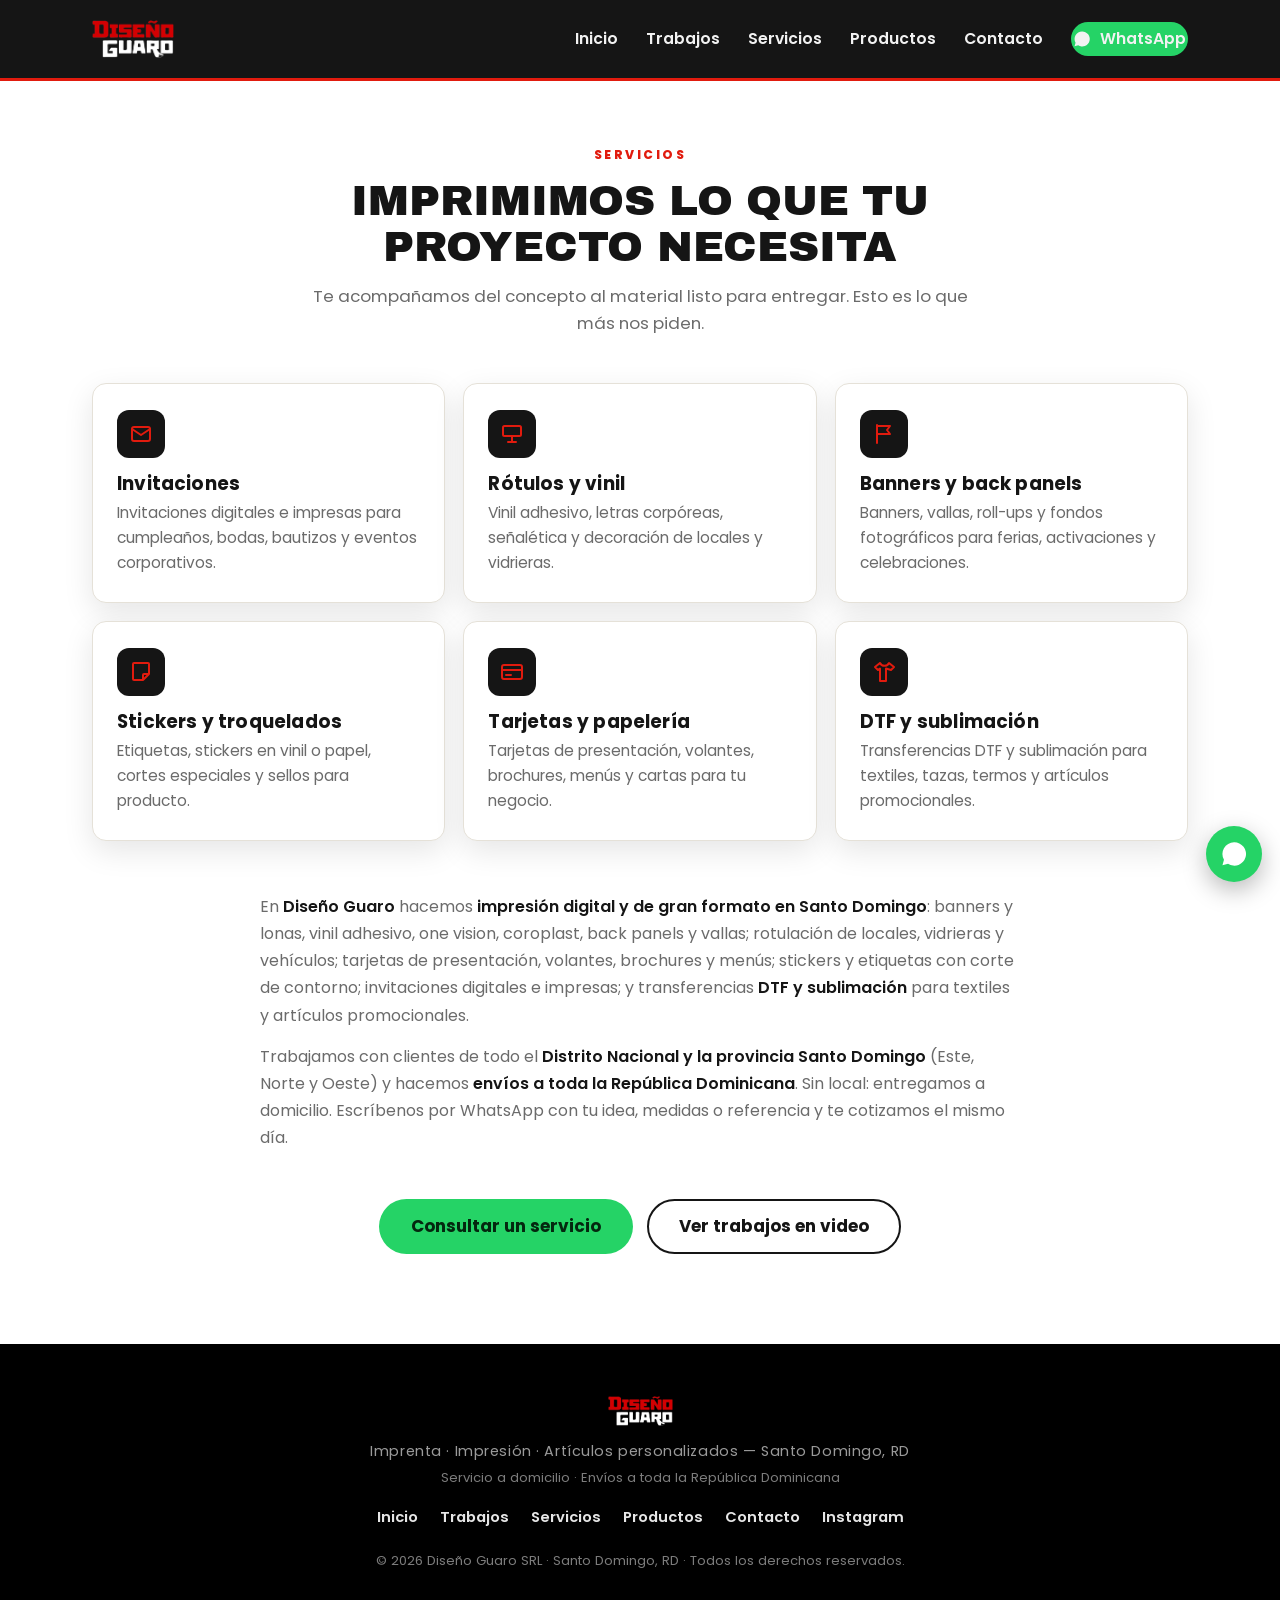
<file: site/servicios.html>
<!DOCTYPE html>
<html lang="es">
<head>
<meta charset="UTF-8" />
<meta name="viewport" content="width=device-width, initial-scale=1" />
<title>Impresión y rotulación en Santo Domingo · Servicios | Diseño Guaro</title>
<meta name="description" content="Servicios de Diseño Guaro en Santo Domingo: impresión gran formato, banners, vinil adhesivo, one vision, rótulos, back panels, tarjetas de presentación, volantes, stickers y troquelados, invitaciones, DTF y sublimación. Envíos a toda la República Dominicana." />
<meta name="keywords" content="impresión santo domingo, impresión gran formato, banners, vinil adhesivo, one vision, rótulos, rotulación, back panel, tarjetas de presentación, volantes, stickers, troquelados, invitaciones, DTF, sublimación, República Dominicana" />
<meta name="theme-color" content="#e11b0e" />
<link rel="canonical" href="https://disenoguaro.com/servicios.html" />
<link rel="icon" href="/favicon.ico" sizes="any" />
<link rel="icon" type="image/png" sizes="96x96" href="/assets/img/favicon-96.png" />
<link rel="apple-touch-icon" href="/assets/img/apple-touch-icon.png" />
<meta property="og:type" content="website" />
<meta property="og:site_name" content="Diseño Guaro" />
<meta property="og:title" content="Servicios de impresión y rotulación · Santo Domingo — Diseño Guaro" />
<meta property="og:description" content="Impresión gran formato, banners, vinil, rótulos, tarjetas, stickers, DTF y sublimación en Santo Domingo." />
<meta property="og:image" content="https://disenoguaro.com/assets/img/logo-disenoguaro.png" />
<meta property="og:url" content="https://disenoguaro.com/servicios.html" />
<meta property="og:locale" content="es_DO" />
<script type="application/ld+json">
{"@context":"https://schema.org","@type":"LocalBusiness","@id":"https://disenoguaro.com/#business","name":"Diseño Guaro","alternateName":"Diseño Guaro SRL","description":"Imprenta y diseño en Santo Domingo. Impresión de banners, vinil adhesivo, one vision, rótulos, tarjetas, stickers, invitaciones, DTF y sublimación. Artículos personalizados y material POP. Servicio a domicilio y envíos a toda la República Dominicana.","url":"https://disenoguaro.com","telephone":"+18293768157","email":"info@disenoguaro.com","image":"https://disenoguaro.com/assets/img/logo-disenoguaro.png","logo":"https://disenoguaro.com/assets/img/logo-disenoguaro.png","priceRange":"$$","currenciesAccepted":"DOP","address":{"@type":"PostalAddress","addressLocality":"Santo Domingo","addressRegion":"Distrito Nacional","addressCountry":"DO"},"areaServed":[{"@type":"City","name":"Santo Domingo"},{"@type":"AdministrativeArea","name":"Distrito Nacional"},{"@type":"AdministrativeArea","name":"Santo Domingo Este"},{"@type":"AdministrativeArea","name":"Santo Domingo Norte"},{"@type":"AdministrativeArea","name":"Santo Domingo Oeste"},{"@type":"Country","name":"República Dominicana"}],"openingHoursSpecification":[{"@type":"OpeningHoursSpecification","dayOfWeek":["Monday","Tuesday","Wednesday","Thursday","Friday"],"opens":"09:00","closes":"18:00"},{"@type":"OpeningHoursSpecification","dayOfWeek":"Saturday","opens":"09:00","closes":"13:00"}],"sameAs":["https://www.instagram.com/disenoguaro/"]}
</script>
<link rel="preconnect" href="https://fonts.googleapis.com" />
<link rel="preconnect" href="https://fonts.gstatic.com" crossorigin />
<link href="https://fonts.googleapis.com/css2?family=Archivo+Black&family=Poppins:ital,wght@0,300;0,400;0,500;0,600;0,700;0,800;1,400&display=swap" rel="stylesheet" />
<link rel="stylesheet" href="assets/css/style.css" />
</head>
<body>

<a class="skip-link" href="#contenido">Saltar al contenido</a>

<header class="site-header" id="top">
  <div class="container header-inner">
    <a href="index.html" class="brand" aria-label="Diseño Guaro — inicio">
      <img src="assets/img/logo-disenoguaro-white.png" alt="Diseño Guaro" class="brand-logo" />
    </a>
    <nav class="main-nav" id="mainNav" aria-label="Navegación principal">
      <a href="index.html">Inicio</a>
      <a href="trabajos.html">Trabajos</a>
      <a href="servicios.html" aria-current="page">Servicios</a>
      <a href="productos.html">Productos</a>
      <a href="contacto.html">Contacto</a>
      <a href="https://wa.me/18293768157?text=Hola%20Dise%C3%B1o%20Guaro%2C%20quiero%20cotizar%20un%20trabajo."
         class="btn btn-wa nav-cta" target="_blank" rel="noopener">
        <svg viewBox="0 0 24 24" width="18" height="18" aria-hidden="true"><path fill="currentColor" d="M17.5 14.4c-.3-.2-1.7-.9-2-1-.3-.1-.5-.2-.6.2s-.7 1-.9 1.2c-.2.2-.3.2-.6.1-.3-.2-1.3-.5-2.4-1.5-.9-.8-1.5-1.8-1.6-2.1-.2-.3 0-.5.1-.6l.5-.5c.1-.2.2-.3.3-.5s0-.4 0-.5c-.1-.2-.6-1.5-.9-2.1-.2-.5-.4-.5-.6-.5h-.5c-.2 0-.5.1-.7.3-.3.3-1 1-1 2.4s1 2.8 1.2 3c.2.2 2 3.1 4.9 4.3.7.3 1.2.5 1.6.6.7.2 1.3.2 1.8.1.6-.1 1.7-.7 1.9-1.4.2-.7.2-1.2.2-1.4-.1-.1-.3-.2-.6-.3M12 2a10 10 0 0 0-8.6 15l-1.3 4.7 4.8-1.3A10 10 0 1 0 12 2"/></svg>
        WhatsApp
      </a>
    </nav>
    <button class="nav-toggle" id="navToggle" aria-label="Abrir menú" aria-expanded="false" aria-controls="mainNav">
      <span></span><span></span><span></span>
    </button>
  </div>
</header>

<main id="contenido" class="page-main">
  <div class="container">
    <header class="page-head">
      <p class="kicker">Servicios</p>
      <h1>Imprimimos lo que tu proyecto necesita</h1>
      <p class="page-sub">Te acompañamos del concepto al material listo para entregar. Esto es lo que más nos piden.</p>
    </header>

    <div class="grid services-grid">
      <article class="card service">
        <span class="ico" aria-hidden="true"><svg viewBox="0 0 24 24" width="24" height="24" fill="none" stroke="currentColor" stroke-width="2" stroke-linecap="round" stroke-linejoin="round"><rect x="3" y="5" width="18" height="14" rx="2"/><path d="M3 7l9 6 9-6"/></svg></span>
        <h3>Invitaciones</h3>
        <p>Invitaciones digitales e impresas para cumpleaños, bodas, bautizos y eventos corporativos.</p>
      </article>
      <article class="card service">
        <span class="ico" aria-hidden="true"><svg viewBox="0 0 24 24" width="24" height="24" fill="none" stroke="currentColor" stroke-width="2" stroke-linecap="round" stroke-linejoin="round"><rect x="3" y="4" width="18" height="10" rx="1.5"/><path d="M12 14v6M8 20h8"/></svg></span>
        <h3>Rótulos y vinil</h3>
        <p>Vinil adhesivo, letras corpóreas, señalética y decoración de locales y vidrieras.</p>
      </article>
      <article class="card service">
        <span class="ico" aria-hidden="true"><svg viewBox="0 0 24 24" width="24" height="24" fill="none" stroke="currentColor" stroke-width="2" stroke-linecap="round" stroke-linejoin="round"><path d="M5 3v18M5 4h13l-3 4 3 4H5"/></svg></span>
        <h3>Banners y back panels</h3>
        <p>Banners, vallas, roll-ups y fondos fotográficos para ferias, activaciones y celebraciones.</p>
      </article>
      <article class="card service">
        <span class="ico" aria-hidden="true"><svg viewBox="0 0 24 24" width="24" height="24" fill="none" stroke="currentColor" stroke-width="2" stroke-linecap="round" stroke-linejoin="round"><path d="M20 4v10l-6 6H5a1 1 0 0 1-1-1V4a1 1 0 0 1 1-1h14a1 1 0 0 1 1 1zM14 20v-5a1 1 0 0 1 1-1h5"/></svg></span>
        <h3>Stickers y troquelados</h3>
        <p>Etiquetas, stickers en vinil o papel, cortes especiales y sellos para producto.</p>
      </article>
      <article class="card service">
        <span class="ico" aria-hidden="true"><svg viewBox="0 0 24 24" width="24" height="24" fill="none" stroke="currentColor" stroke-width="2" stroke-linecap="round" stroke-linejoin="round"><rect x="2" y="5" width="20" height="14" rx="2"/><path d="M2 10h20M6 15h5"/></svg></span>
        <h3>Tarjetas y papelería</h3>
        <p>Tarjetas de presentación, volantes, brochures, menús y cartas para tu negocio.</p>
      </article>
      <article class="card service">
        <span class="ico" aria-hidden="true"><svg viewBox="0 0 24 24" width="24" height="24" fill="none" stroke="currentColor" stroke-width="2" stroke-linecap="round" stroke-linejoin="round"><path d="M8 3l-5 4 3 3 2-1.5V21h6V8.5L19 10l3-3-5-4a5 5 0 0 1-9 0z"/></svg></span>
        <h3>DTF y sublimación</h3>
        <p>Transferencias DTF y sublimación para textiles, tazas, termos y artículos promocionales.</p>
      </article>
    </div>

    <div class="page-prose">
      <p>
        En <strong>Diseño Guaro</strong> hacemos <strong>impresión digital y de gran formato en Santo Domingo</strong>:
        banners y lonas, vinil adhesivo, one vision, coroplast, back panels y vallas; rotulación de locales,
        vidrieras y vehículos; tarjetas de presentación, volantes, brochures y menús; stickers y etiquetas con
        corte de contorno; invitaciones digitales e impresas; y transferencias <strong>DTF y sublimación</strong>
        para textiles y artículos promocionales.
      </p>
      <p>
        Trabajamos con clientes de todo el <strong>Distrito Nacional y la provincia Santo Domingo</strong>
        (Este, Norte y Oeste) y hacemos <strong>envíos a toda la República Dominicana</strong>. Sin local:
        entregamos a domicilio. Escríbenos por WhatsApp con tu idea, medidas o referencia y te cotizamos el mismo día.
      </p>
    </div>

    <div class="page-foot">
      <a href="https://wa.me/18293768157?text=Hola%20Dise%C3%B1o%20Guaro%2C%20necesito%20un%20servicio%20de%20dise%C3%B1o%2Fimpresi%C3%B3n."
         class="btn btn-wa btn-lg" target="_blank" rel="noopener">Consultar un servicio</a>
      <a href="trabajos.html" class="btn btn-ghost btn-lg">Ver trabajos en video</a>
    </div>
  </div>
</main>

<footer class="site-footer">
  <div class="container footer-inner">
    <img src="assets/img/logo-disenoguaro-white.png" alt="Diseño Guaro" class="footer-logo" />
    <p class="footer-tag">Imprenta · Impresión · Artículos personalizados — Santo Domingo, RD</p>
    <p class="footer-area">Servicio a domicilio · Envíos a toda la República Dominicana</p>
    <nav class="footer-nav" aria-label="Pie de página">
      <a href="index.html">Inicio</a>
      <a href="trabajos.html">Trabajos</a>
      <a href="servicios.html">Servicios</a>
      <a href="productos.html">Productos</a>
      <a href="contacto.html">Contacto</a>
      <a href="https://www.instagram.com/disenoguaro/" target="_blank" rel="noopener">Instagram</a>
    </nav>
    <p class="copyright">© <span id="year"></span> Diseño Guaro SRL · Santo Domingo, RD · Todos los derechos reservados.</p>
  </div>
</footer>

<a class="wa-float" href="https://wa.me/18293768157?text=Hola%20Dise%C3%B1o%20Guaro%2C%20quiero%20cotizar%20un%20trabajo."
   target="_blank" rel="noopener" aria-label="Escribir por WhatsApp">
  <svg viewBox="0 0 24 24" width="28" height="28" aria-hidden="true"><path fill="currentColor" d="M17.5 14.4c-.3-.2-1.7-.9-2-1-.3-.1-.5-.2-.6.2s-.7 1-.9 1.2c-.2.2-.3.2-.6.1-.3-.2-1.3-.5-2.4-1.5-.9-.8-1.5-1.8-1.6-2.1-.2-.3 0-.5.1-.6l.5-.5c.1-.2.2-.3.3-.5s0-.4 0-.5c-.1-.2-.6-1.5-.9-2.1-.2-.5-.4-.5-.6-.5h-.5c-.2 0-.5.1-.7.3-.3.3-1 1-1 2.4s1 2.8 1.2 3c.2.2 2 3.1 4.9 4.3.7.3 1.2.5 1.6.6.7.2 1.3.2 1.8.1.6-.1 1.7-.7 1.9-1.4.2-.7.2-1.2.2-1.4-.1-.1-.3-.2-.6-.3M12 2a10 10 0 0 0-8.6 15l-1.3 4.7 4.8-1.3A10 10 0 1 0 12 2"/></svg>
</a>

<script src="assets/js/main.js"></script>
</body>
</html>
</file>
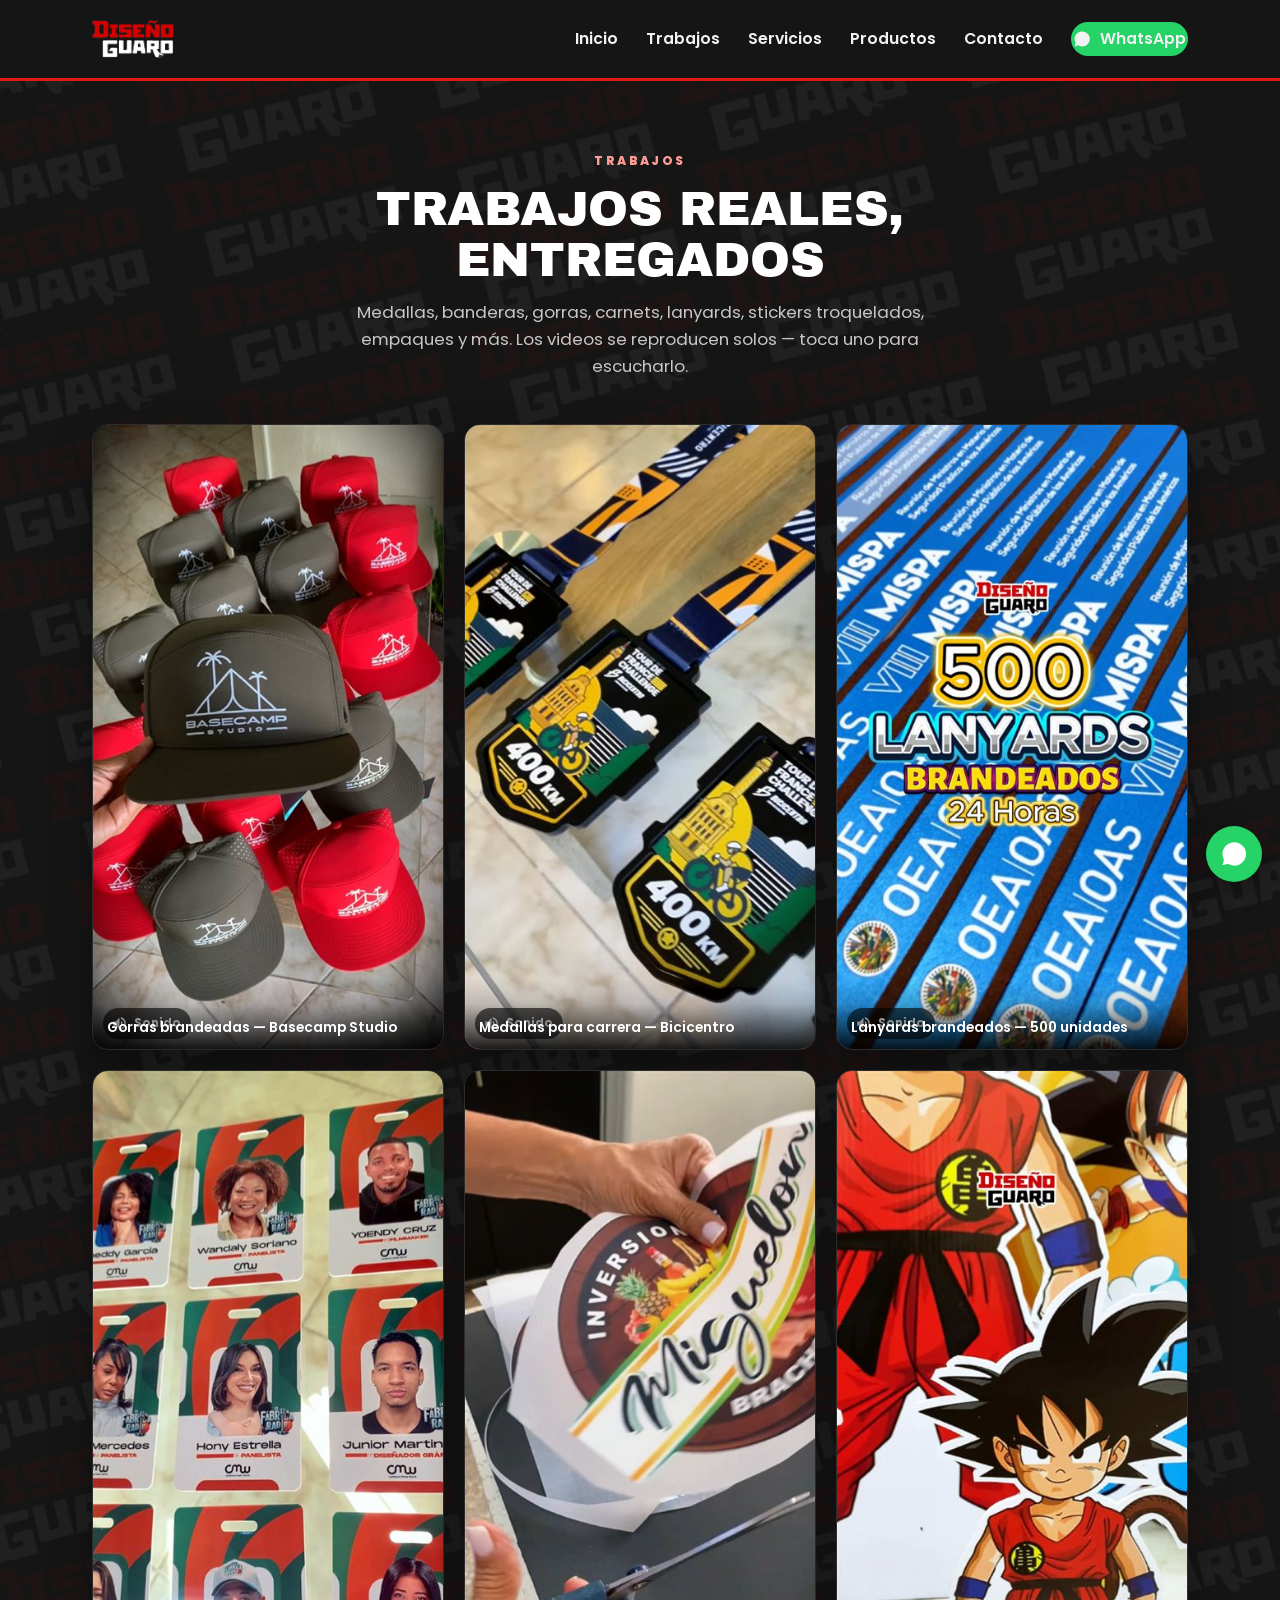
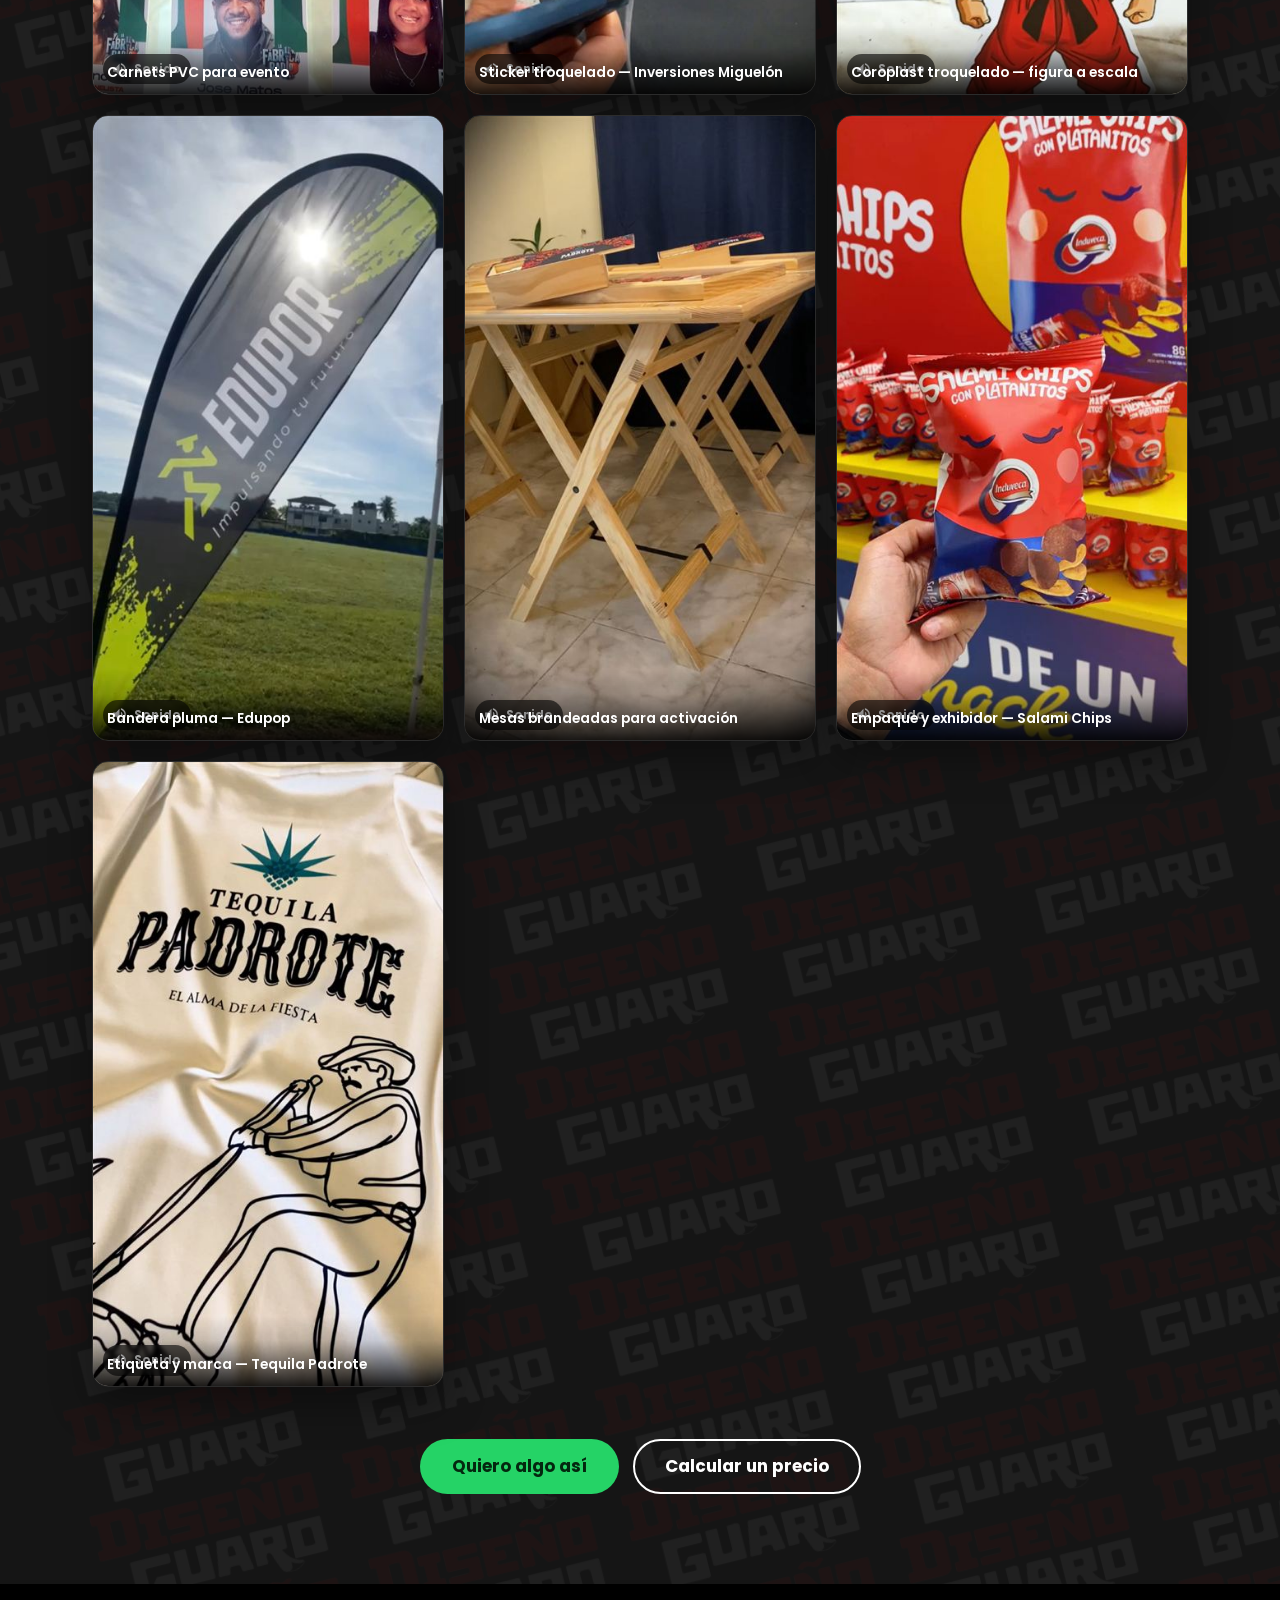
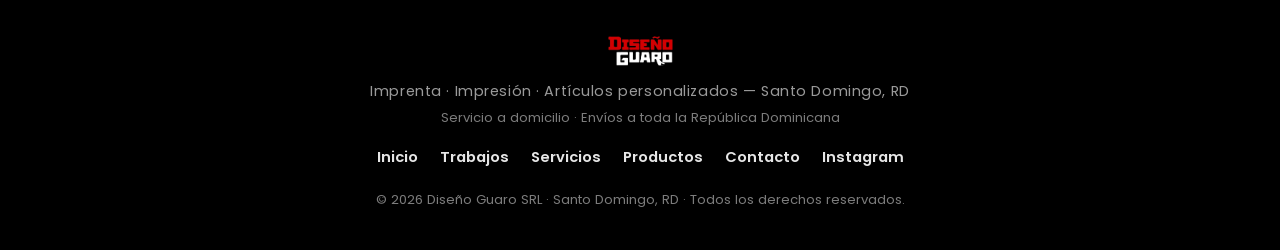
<file: site/trabajos.html>
<!DOCTYPE html>
<html lang="es">
<head>
<meta charset="UTF-8" />
<meta name="viewport" content="width=device-width, initial-scale=1" />
<title>Trabajos de impresión y personalización en Santo Domingo | Diseño Guaro</title>
<meta name="description" content="Trabajos reales de Diseño Guaro en video: medallas, banderas pluma, gorras, carnets PVC, lanyards, stickers troquelados, coroplast, empaques y más — impresos y personalizados en Santo Domingo." />
<meta name="keywords" content="trabajos de impresión santo domingo, medallas personalizadas, bandera pluma, gorras brandeadas, carnet PVC, lanyards, sticker troquelado, coroplast, empaque, República Dominicana" />
<meta name="theme-color" content="#e11b0e" />
<link rel="canonical" href="https://disenoguaro.com/trabajos.html" />
<link rel="icon" href="/favicon.ico" sizes="any" />
<link rel="icon" type="image/png" sizes="96x96" href="/assets/img/favicon-96.png" />
<link rel="apple-touch-icon" href="/assets/img/apple-touch-icon.png" />

<meta property="og:type" content="website" />
<meta property="og:site_name" content="Diseño Guaro" />
<meta property="og:title" content="Trabajos en video — Diseño Guaro" />
<meta property="og:description" content="Medallas, banderas, gorras, carnets, lanyards, stickers y más — trabajos reales entregados en Santo Domingo." />
<meta property="og:image" content="https://disenoguaro.com/assets/img/logo-disenoguaro.png" />
<meta property="og:url" content="https://disenoguaro.com/trabajos.html" />
<meta property="og:locale" content="es_DO" />
<script type="application/ld+json">
{"@context":"https://schema.org","@type":"LocalBusiness","@id":"https://disenoguaro.com/#business","name":"Diseño Guaro","alternateName":"Diseño Guaro SRL","description":"Imprenta y diseño en Santo Domingo. Impresión de banners, vinil adhesivo, one vision, rótulos, tarjetas, stickers, invitaciones, DTF y sublimación. Artículos personalizados y material POP. Servicio a domicilio y envíos a toda la República Dominicana.","url":"https://disenoguaro.com","telephone":"+18293768157","email":"info@disenoguaro.com","image":"https://disenoguaro.com/assets/img/logo-disenoguaro.png","logo":"https://disenoguaro.com/assets/img/logo-disenoguaro.png","priceRange":"$$","currenciesAccepted":"DOP","address":{"@type":"PostalAddress","addressLocality":"Santo Domingo","addressRegion":"Distrito Nacional","addressCountry":"DO"},"areaServed":[{"@type":"City","name":"Santo Domingo"},{"@type":"AdministrativeArea","name":"Distrito Nacional"},{"@type":"AdministrativeArea","name":"Santo Domingo Este"},{"@type":"AdministrativeArea","name":"Santo Domingo Norte"},{"@type":"AdministrativeArea","name":"Santo Domingo Oeste"},{"@type":"Country","name":"República Dominicana"}],"openingHoursSpecification":[{"@type":"OpeningHoursSpecification","dayOfWeek":["Monday","Tuesday","Wednesday","Thursday","Friday"],"opens":"09:00","closes":"18:00"},{"@type":"OpeningHoursSpecification","dayOfWeek":"Saturday","opens":"09:00","closes":"13:00"}],"sameAs":["https://www.instagram.com/disenoguaro/"]}
</script>

<link rel="preconnect" href="https://fonts.googleapis.com" />
<link rel="preconnect" href="https://fonts.gstatic.com" crossorigin />
<link href="https://fonts.googleapis.com/css2?family=Archivo+Black&family=Poppins:ital,wght@0,300;0,400;0,500;0,600;0,700;0,800;1,400&display=swap" rel="stylesheet" />
<link rel="stylesheet" href="assets/css/style.css" />
</head>
<body class="page-trabajos">

<a class="skip-link" href="#contenido">Saltar al contenido</a>

<header class="site-header" id="top">
  <div class="container header-inner">
    <a href="index.html" class="brand" aria-label="Diseño Guaro — inicio">
      <img src="assets/img/logo-disenoguaro-white.png" alt="Diseño Guaro" class="brand-logo" />
    </a>

    <nav class="main-nav" id="mainNav" aria-label="Navegación principal">
      <a href="index.html">Inicio</a>
      <a href="trabajos.html" aria-current="page">Trabajos</a>
      <a href="servicios.html">Servicios</a>
      <a href="productos.html">Productos</a>
      <a href="contacto.html">Contacto</a>
      <a href="https://wa.me/18293768157?text=Hola%20Dise%C3%B1o%20Guaro%2C%20quiero%20cotizar%20un%20trabajo."
         class="btn btn-wa nav-cta" target="_blank" rel="noopener">
        <svg viewBox="0 0 24 24" width="18" height="18" aria-hidden="true"><path fill="currentColor" d="M17.5 14.4c-.3-.2-1.7-.9-2-1-.3-.1-.5-.2-.6.2s-.7 1-.9 1.2c-.2.2-.3.2-.6.1-.3-.2-1.3-.5-2.4-1.5-.9-.8-1.5-1.8-1.6-2.1-.2-.3 0-.5.1-.6l.5-.5c.1-.2.2-.3.3-.5s0-.4 0-.5c-.1-.2-.6-1.5-.9-2.1-.2-.5-.4-.5-.6-.5h-.5c-.2 0-.5.1-.7.3-.3.3-1 1-1 2.4s1 2.8 1.2 3c.2.2 2 3.1 4.9 4.3.7.3 1.2.5 1.6.6.7.2 1.3.2 1.8.1.6-.1 1.7-.7 1.9-1.4.2-.7.2-1.2.2-1.4-.1-.1-.3-.2-.6-.3M12 2a10 10 0 0 0-8.6 15l-1.3 4.7 4.8-1.3A10 10 0 1 0 12 2"/></svg>
        WhatsApp
      </a>
    </nav>

    <button class="nav-toggle" id="navToggle" aria-label="Abrir menú" aria-expanded="false" aria-controls="mainNav">
      <span></span><span></span><span></span>
    </button>
  </div>
</header>

<main id="contenido" class="trabajos-main">
  <div class="trabajos-wm" aria-hidden="true"></div>

  <div class="container trabajos-inner">
    <header class="trabajos-head">
      <p class="kicker kicker-light">Trabajos</p>
      <h1>Trabajos reales, entregados</h1>
      <p class="trabajos-sub">
        Medallas, banderas, gorras, carnets, lanyards, stickers troquelados, empaques y más.
        Los videos se reproducen solos — toca uno para escucharlo.
      </p>
    </header>

    <div class="video-grid" id="videoGrid">

      <article class="vcard" data-src="assets/video/gorras.mp4">
        <img src="assets/video/gorras.jpg" alt="Gorras brandeadas para Basecamp Studio" loading="lazy" />
        <button class="vmute" type="button" aria-label="Activar el sonido"><svg viewBox="0 0 24 24" width="17" height="17" aria-hidden="true"><path fill="currentColor" d="M3 9v6h4l5 5V4L7 9H3zm13.5 3c0-1.77-1-3.29-2.5-4.03v8.06c1.5-.74 2.5-2.26 2.5-4.03zM14 3.23v2.06c2.89.86 5 3.54 5 6.71s-2.11 5.85-5 6.71v2.06c4.01-.91 7-4.49 7-8.77s-2.99-7.86-7-8.77z"/></svg><span>Sonido</span></button>
        <span class="vcap">Gorras brandeadas — Basecamp Studio</span>
      </article>

      <article class="vcard" data-src="assets/video/bicicentro.mp4">
        <img src="assets/video/bicicentro.jpg" alt="Medallas para carrera — Bicicentro" loading="lazy" />
        <button class="vmute" type="button" aria-label="Activar el sonido"><svg viewBox="0 0 24 24" width="17" height="17" aria-hidden="true"><path fill="currentColor" d="M3 9v6h4l5 5V4L7 9H3zm13.5 3c0-1.77-1-3.29-2.5-4.03v8.06c1.5-.74 2.5-2.26 2.5-4.03zM14 3.23v2.06c2.89.86 5 3.54 5 6.71s-2.11 5.85-5 6.71v2.06c4.01-.91 7-4.49 7-8.77s-2.99-7.86-7-8.77z"/></svg><span>Sonido</span></button>
        <span class="vcap">Medallas para carrera — Bicicentro</span>
      </article>

      <article class="vcard" data-src="assets/video/v-0713.mp4">
        <img src="assets/video/v-0713.jpg" alt="Lanyards brandeados — 500 unidades" loading="lazy" />
        <button class="vmute" type="button" aria-label="Activar el sonido"><svg viewBox="0 0 24 24" width="17" height="17" aria-hidden="true"><path fill="currentColor" d="M3 9v6h4l5 5V4L7 9H3zm13.5 3c0-1.77-1-3.29-2.5-4.03v8.06c1.5-.74 2.5-2.26 2.5-4.03zM14 3.23v2.06c2.89.86 5 3.54 5 6.71s-2.11 5.85-5 6.71v2.06c4.01-.91 7-4.49 7-8.77s-2.99-7.86-7-8.77z"/></svg><span>Sonido</span></button>
        <span class="vcap">Lanyards brandeados — 500 unidades</span>
      </article>

      <article class="vcard" data-src="assets/video/v-0806.mp4">
        <img src="assets/video/v-0806.jpg" alt="Carnets PVC para evento" loading="lazy" />
        <button class="vmute" type="button" aria-label="Activar el sonido"><svg viewBox="0 0 24 24" width="17" height="17" aria-hidden="true"><path fill="currentColor" d="M3 9v6h4l5 5V4L7 9H3zm13.5 3c0-1.77-1-3.29-2.5-4.03v8.06c1.5-.74 2.5-2.26 2.5-4.03zM14 3.23v2.06c2.89.86 5 3.54 5 6.71s-2.11 5.85-5 6.71v2.06c4.01-.91 7-4.49 7-8.77s-2.99-7.86-7-8.77z"/></svg><span>Sonido</span></button>
        <span class="vcap">Carnets PVC para evento</span>
      </article>

      <article class="vcard" data-src="assets/video/v-0227.mp4">
        <img src="assets/video/v-0227.jpg" alt="Sticker troquelado — Inversiones Miguelón" loading="lazy" />
        <button class="vmute" type="button" aria-label="Activar el sonido"><svg viewBox="0 0 24 24" width="17" height="17" aria-hidden="true"><path fill="currentColor" d="M3 9v6h4l5 5V4L7 9H3zm13.5 3c0-1.77-1-3.29-2.5-4.03v8.06c1.5-.74 2.5-2.26 2.5-4.03zM14 3.23v2.06c2.89.86 5 3.54 5 6.71s-2.11 5.85-5 6.71v2.06c4.01-.91 7-4.49 7-8.77s-2.99-7.86-7-8.77z"/></svg><span>Sonido</span></button>
        <span class="vcap">Sticker troquelado — Inversiones Miguelón</span>
      </article>

      <article class="vcard" data-src="assets/video/v-0621.mp4">
        <img src="assets/video/v-0621.jpg" alt="Coroplast troquelado — figura de Goku" loading="lazy" />
        <button class="vmute" type="button" aria-label="Activar el sonido"><svg viewBox="0 0 24 24" width="17" height="17" aria-hidden="true"><path fill="currentColor" d="M3 9v6h4l5 5V4L7 9H3zm13.5 3c0-1.77-1-3.29-2.5-4.03v8.06c1.5-.74 2.5-2.26 2.5-4.03zM14 3.23v2.06c2.89.86 5 3.54 5 6.71s-2.11 5.85-5 6.71v2.06c4.01-.91 7-4.49 7-8.77s-2.99-7.86-7-8.77z"/></svg><span>Sonido</span></button>
        <span class="vcap">Coroplast troquelado — figura a escala</span>
      </article>

      <article class="vcard" data-src="assets/video/edu.mp4">
        <img src="assets/video/edu.jpg" alt="Bandera pluma — Edupop" loading="lazy" />
        <button class="vmute" type="button" aria-label="Activar el sonido"><svg viewBox="0 0 24 24" width="17" height="17" aria-hidden="true"><path fill="currentColor" d="M3 9v6h4l5 5V4L7 9H3zm13.5 3c0-1.77-1-3.29-2.5-4.03v8.06c1.5-.74 2.5-2.26 2.5-4.03zM14 3.23v2.06c2.89.86 5 3.54 5 6.71s-2.11 5.85-5 6.71v2.06c4.01-.91 7-4.49 7-8.77s-2.99-7.86-7-8.77z"/></svg><span>Sonido</span></button>
        <span class="vcap">Bandera pluma — Edupop</span>
      </article>

      <article class="vcard" data-src="assets/video/mesas.mp4">
        <img src="assets/video/mesas.jpg" alt="Mesas brandeadas para activación" loading="lazy" />
        <button class="vmute" type="button" aria-label="Activar el sonido"><svg viewBox="0 0 24 24" width="17" height="17" aria-hidden="true"><path fill="currentColor" d="M3 9v6h4l5 5V4L7 9H3zm13.5 3c0-1.77-1-3.29-2.5-4.03v8.06c1.5-.74 2.5-2.26 2.5-4.03zM14 3.23v2.06c2.89.86 5 3.54 5 6.71s-2.11 5.85-5 6.71v2.06c4.01-.91 7-4.49 7-8.77s-2.99-7.86-7-8.77z"/></svg><span>Sonido</span></button>
        <span class="vcap">Mesas brandeadas para activación</span>
      </article>

      <article class="vcard" data-src="assets/video/salgo-pa-la-calle.mp4">
        <img src="assets/video/salgo-pa-la-calle.jpg" alt="Empaque y exhibidor — Salami Chips" loading="lazy" />
        <button class="vmute" type="button" aria-label="Activar el sonido"><svg viewBox="0 0 24 24" width="17" height="17" aria-hidden="true"><path fill="currentColor" d="M3 9v6h4l5 5V4L7 9H3zm13.5 3c0-1.77-1-3.29-2.5-4.03v8.06c1.5-.74 2.5-2.26 2.5-4.03zM14 3.23v2.06c2.89.86 5 3.54 5 6.71s-2.11 5.85-5 6.71v2.06c4.01-.91 7-4.49 7-8.77s-2.99-7.86-7-8.77z"/></svg><span>Sonido</span></button>
        <span class="vcap">Empaque y exhibidor — Salami Chips</span>
      </article>

      <article class="vcard" data-src="assets/video/v-0814.mp4">
        <img src="assets/video/v-0814.jpg" alt="Etiqueta y marca — Tequila Padrote" loading="lazy" />
        <button class="vmute" type="button" aria-label="Activar el sonido"><svg viewBox="0 0 24 24" width="17" height="17" aria-hidden="true"><path fill="currentColor" d="M3 9v6h4l5 5V4L7 9H3zm13.5 3c0-1.77-1-3.29-2.5-4.03v8.06c1.5-.74 2.5-2.26 2.5-4.03zM14 3.23v2.06c2.89.86 5 3.54 5 6.71s-2.11 5.85-5 6.71v2.06c4.01-.91 7-4.49 7-8.77s-2.99-7.86-7-8.77z"/></svg><span>Sonido</span></button>
        <span class="vcap">Etiqueta y marca — Tequila Padrote</span>
      </article>

    </div>

    <div class="trabajos-foot">
      <a href="https://wa.me/18293768157?text=Hola%20Dise%C3%B1o%20Guaro%2C%20vi%20sus%20trabajos%20y%20quiero%20cotizar%20uno%20parecido."
         class="btn btn-wa btn-lg" target="_blank" rel="noopener">Quiero algo así</a>
      <a href="index.html#calculadora" class="btn btn-ghost btn-lg">Calcular un precio</a>
    </div>
  </div>
</main>

<footer class="site-footer">
  <div class="container footer-inner">
    <img src="assets/img/logo-disenoguaro-white.png" alt="Diseño Guaro" class="footer-logo" />
    <p class="footer-tag">Imprenta · Impresión · Artículos personalizados — Santo Domingo, RD</p>
    <p class="footer-area">Servicio a domicilio · Envíos a toda la República Dominicana</p>
    <nav class="footer-nav" aria-label="Pie de página">
      <a href="index.html">Inicio</a>
      <a href="trabajos.html">Trabajos</a>
      <a href="servicios.html">Servicios</a>
      <a href="productos.html">Productos</a>
      <a href="contacto.html">Contacto</a>
      <a href="https://www.instagram.com/disenoguaro/" target="_blank" rel="noopener">Instagram</a>
    </nav>
    <p class="copyright">© <span id="year"></span> Diseño Guaro SRL · Santo Domingo, RD · Todos los derechos reservados.</p>
  </div>
</footer>

<a class="wa-float" href="https://wa.me/18293768157?text=Hola%20Dise%C3%B1o%20Guaro%2C%20quiero%20cotizar%20un%20trabajo."
   target="_blank" rel="noopener" aria-label="Escribir por WhatsApp">
  <svg viewBox="0 0 24 24" width="28" height="28" aria-hidden="true"><path fill="currentColor" d="M17.5 14.4c-.3-.2-1.7-.9-2-1-.3-.1-.5-.2-.6.2s-.7 1-.9 1.2c-.2.2-.3.2-.6.1-.3-.2-1.3-.5-2.4-1.5-.9-.8-1.5-1.8-1.6-2.1-.2-.3 0-.5.1-.6l.5-.5c.1-.2.2-.3.3-.5s0-.4 0-.5c-.1-.2-.6-1.5-.9-2.1-.2-.5-.4-.5-.6-.5h-.5c-.2 0-.5.1-.7.3-.3.3-1 1-1 2.4s1 2.8 1.2 3c.2.2 2 3.1 4.9 4.3.7.3 1.2.5 1.6.6.7.2 1.3.2 1.8.1.6-.1 1.7-.7 1.9-1.4.2-.7.2-1.2.2-1.4-.1-.1-.3-.2-.6-.3M12 2a10 10 0 0 0-8.6 15l-1.3 4.7 4.8-1.3A10 10 0 1 0 12 2"/></svg>
</a>

<script src="assets/js/main.js"></script>
</body>
</html>
</file>
<file: site/assets/css/style.css>
/* ================================================================
   Diseño Guaro — hoja de estilos
   ================================================================ */
:root{
  --rojo:#e11b0e;
  --rojo-osc:#b31208;
  --tinta:#151515;
  --tinta-2:#232323;
  --papel:#ffffff;
  --hueso:#f4f1ea;
  --gris:#6b6b6b;
  --linea:#e5e1d8;
  --wa:#25d366;
  --wa-osc:#1da851;
  --radio:14px;
  --radio-sm:10px;
  --sombra:0 10px 30px rgba(0,0,0,.10);
  --sombra-lg:0 24px 60px rgba(0,0,0,.18);
  --ancho:1140px;
  /* Display: Archivo Black — negra, geométrica, cercana al peso del logo.
     (Posterama Text Bold es de pago: si Manuel sube el .woff2 con licencia
     web, se antepone en --display y se descomenta el @font-face de abajo.) */
  --display:'Archivo Black','Poppins',system-ui,'Segoe UI',sans-serif;
  --texto:'Poppins',system-ui,-apple-system,'Segoe UI',Roboto,sans-serif;
}

/*
@font-face{
  font-family:'Posterama Text';
  src:url('../fonts/PosteramaText-Bold.woff2') format('woff2');
  font-weight:700;font-display:swap;
}
*/

*,*::before,*::after{box-sizing:border-box}
html{scroll-behavior:smooth;scroll-padding-top:92px;-webkit-text-size-adjust:100%}
body{
  margin:0;
  font-family:var(--texto);
  color:var(--tinta);
  background:var(--papel);
  line-height:1.6;
  font-size:17px;
  overflow-x:hidden;
}
img{max-width:100%;display:block}
a{color:inherit;text-decoration:none}
h1,h2,h3{margin:0;line-height:1.05;letter-spacing:.01em}
.hero h1,.section-head h2,.contact-cta-card h3{font-synthesis:none}
p{margin:0 0 1rem}

.container{width:100%;max-width:var(--ancho);margin:0 auto;padding:0 22px}

.skip-link{
  position:absolute;left:-999px;top:0;background:var(--tinta);color:#fff;
  padding:10px 16px;z-index:200;border-radius:0 0 8px 0;
}
.skip-link:focus{left:0}

/* ---------- Botones ---------- */
.btn{
  display:inline-flex;align-items:center;justify-content:center;gap:.55em;
  font-weight:700;font-size:1rem;line-height:1;
  padding:14px 22px;border-radius:999px;border:2px solid transparent;
  cursor:pointer;transition:transform .12s ease, background .2s ease, box-shadow .2s ease, color .2s ease;
  white-space:nowrap;
}
.btn:hover{transform:translateY(-2px)}
.btn:active{transform:translateY(0)}
.btn-lg{padding:17px 30px;font-size:1.06rem}
.btn-block{display:flex;width:100%}
.btn-wa{background:var(--wa);color:#04270f}
.btn-wa:hover{background:var(--wa-osc);color:#04270f}
.btn-dark{background:var(--tinta);color:#fff}
.btn-dark:hover{background:#000}
.btn-ghost{background:transparent;border-color:currentColor;color:inherit}
.btn-ghost:hover{background:rgba(0,0,0,.06)}
.section-dark .btn-ghost:hover,.hero .btn-ghost:hover{background:rgba(255,255,255,.12)}
.btn-ig{
  color:#fff;
  background:linear-gradient(45deg,#f09433 0%,#e6683c 25%,#dc2743 50%,#cc2366 75%,#bc1888 100%);
}
.btn-ig:hover{filter:brightness(1.08)}

/* ---------- Header ---------- */
.site-header{
  position:sticky;top:0;z-index:100;
  background:#151515;
  border-bottom:3px solid var(--rojo);
}
.header-inner{display:flex;align-items:center;justify-content:space-between;gap:20px;min-height:78px}
.brand{display:flex;align-items:center;flex-shrink:0}
.brand-logo{height:38px;width:auto}
.main-nav{display:flex;align-items:center;gap:28px}
.main-nav a{
  color:#f2f2f2;font-weight:600;font-size:.98rem;padding:6px 0;position:relative;
}
.main-nav a:not(.btn)::after{
  content:"";position:absolute;left:0;right:100%;bottom:0;height:2px;background:var(--rojo);
  transition:right .22s ease;
}
.main-nav a:not(.btn):hover::after{right:0}
.nav-cta{padding:11px 18px}
.nav-cta::after{display:none}

.nav-toggle{
  display:none;flex-direction:column;gap:5px;background:none;border:0;padding:8px;cursor:pointer;
}
.nav-toggle span{width:26px;height:3px;background:#fff;border-radius:2px;transition:.25s}
.nav-toggle[aria-expanded="true"] span:nth-child(1){transform:translateY(8px) rotate(45deg)}
.nav-toggle[aria-expanded="true"] span:nth-child(2){opacity:0}
.nav-toggle[aria-expanded="true"] span:nth-child(3){transform:translateY(-8px) rotate(-45deg)}

/* ---------- Hero ---------- */
.hero{position:relative;color:#fff;background:var(--tinta);overflow:hidden}
.hero-full{min-height:calc(100svh - 81px);display:flex;flex-direction:column;justify-content:center}
.hero-video{
  position:absolute;inset:0;width:100%;height:100%;object-fit:cover;
  z-index:0;opacity:.34;
}
.hero-bg{
  position:absolute;inset:0;z-index:1;
  background:
    linear-gradient(to right, rgba(17,17,17,.92), rgba(17,17,17,.55) 55%, rgba(17,17,17,.75)),
    radial-gradient(circle at 82% 12%, rgba(225,27,14,.45), transparent 46%),
    radial-gradient(circle at 8% 95%, rgba(225,27,14,.30), transparent 45%);
}
.hero-scroll{
  position:absolute;left:50%;bottom:18px;transform:translateX(-50%);z-index:2;
  width:40px;height:40px;display:flex;align-items:center;justify-content:center;
  color:#fff;opacity:.7;animation:hero-bob 1.8s ease-in-out infinite;
}
.hero-scroll:hover{opacity:1}
@keyframes hero-bob{0%,100%{transform:translate(-50%,0)}50%{transform:translate(-50%,6px)}}
.hero-art{
  position:absolute;left:0;right:0;bottom:0;width:100%;height:min(62%,440px);
  pointer-events:none;opacity:.9;
  -webkit-mask-image:linear-gradient(to top,#000 55%,transparent);
  mask-image:linear-gradient(to top,#000 55%,transparent);
}
.hero-art .halftone{animation:dg-feed 3s linear infinite}
.hero-art .scan{animation:dg-scan 7s cubic-bezier(.45,0,.55,1) infinite;mix-blend-mode:screen}
@keyframes dg-feed{from{transform:translateY(0)}to{transform:translateY(16px)}}
@keyframes dg-scan{
  0%{transform:translateX(-90px);opacity:0}
  8%{opacity:.9}
  92%{opacity:.9}
  100%{transform:translateX(1210px);opacity:0}
}

.hero-inner{
  position:relative;z-index:2;
  display:grid;grid-template-columns:1.12fr .88fr;gap:44px;align-items:center;
  padding:84px 22px 90px;
}
.hero-copy{max-width:620px}
.eyebrow{
  text-transform:uppercase;letter-spacing:.2em;font-size:.8rem;font-weight:800;
  color:#ffb3ac;margin-bottom:16px;
}
.hero h1{
  font-family:var(--display);
  font-size:clamp(2rem,4.6vw,3.4rem);
  font-weight:400;text-transform:uppercase;letter-spacing:-.005em;line-height:1.03;
  text-wrap:balance;
  margin-bottom:18px;
}
.hero h1 .hl{color:var(--rojo)}
.hero .lead{font-size:clamp(1.02rem,1.7vw,1.18rem);color:#e6e6e6;max-width:520px}
.hero-cta{display:flex;flex-wrap:wrap;gap:14px;margin:28px 0 24px}
.hero-badges{
  list-style:none;margin:0;padding:0;display:flex;flex-wrap:wrap;gap:10px 22px;
  font-size:.88rem;color:#cfcfcf;
}
.hero-badges li{display:flex;align-items:center;gap:8px}
.hero-badges li::before{content:"";width:8px;height:8px;background:var(--rojo);border-radius:50%}

/* ---------- Calculadora flotante en la portada ---------- */
.hero-calc{
  background:#fff;color:var(--tinta);
  border-radius:18px;padding:24px 22px;
  display:flex;flex-direction:column;gap:14px;
  box-shadow:0 34px 80px rgba(0,0,0,.5), 0 0 0 1px rgba(255,255,255,.06);
  transform:translateY(-8px);
}
.hc-kicker{
  display:block;text-transform:uppercase;letter-spacing:.18em;
  font-size:.66rem;font-weight:800;color:var(--rojo);margin-bottom:5px;
}
.hc-head h2{
  font-family:var(--display);font-weight:400;text-transform:uppercase;
  letter-spacing:-.005em;font-size:1.35rem;line-height:1.05;
}
.hero-calc form{display:flex;flex-direction:column;gap:12px}
.hc-field{display:flex;flex-direction:column;gap:5px}
.hc-field label{font-weight:600;font-size:.8rem;color:var(--gris)}
.hero-calc select,.hero-calc input{
  font-family:var(--texto);font-size:.98rem;color:var(--tinta);width:100%;
  padding:11px 12px;border:2px solid var(--linea);border-radius:10px;background:#fff;
}
.hero-calc select:focus,.hero-calc input:focus{outline:none;border-color:var(--rojo)}
.hc-row{display:grid;grid-template-columns:1fr 1fr;gap:12px}
.hc-out{border-top:1px solid var(--linea);padding-top:14px}
.hc-total{display:flex;justify-content:space-between;align-items:baseline;gap:10px}
.hc-total span{font-size:.9rem;color:var(--gris)}
.hc-total strong{
  font-family:var(--display);font-weight:400;letter-spacing:-.01em;
  font-size:1.7rem;color:var(--rojo);font-variant-numeric:tabular-nums;
}
.hc-meta{display:flex;justify-content:space-between;gap:10px;font-size:.78rem;color:var(--gris);margin-top:5px;font-variant-numeric:tabular-nums}
.hero-calc .calc-note{font-size:.7rem;color:#9a9a9a;margin:0;line-height:1.45}

/* ---------- Accesos rápidos (portada) ---------- */
.quick-links{background:var(--tinta);color:#fff;padding:0 0 70px}
.ql-grid{grid-template-columns:repeat(4,1fr)}
.ql-card{
  display:flex;flex-direction:column;gap:4px;
  padding:22px 20px;border-radius:14px;
  background:#1c1c1c;border:1px solid #2e2e2e;transition:.18s;
}
.ql-card:hover{border-color:var(--rojo);transform:translateY(-3px);background:#232323}
.ql-k{font-family:var(--display);text-transform:uppercase;letter-spacing:-.005em;font-size:1.15rem}
.ql-t{color:#b5b5b5;font-size:.9rem}

/* ---------- Páginas internas ---------- */
.page-main{padding:64px 0 90px}
.page-head{max-width:680px;margin:0 auto 46px;text-align:center}
.page-head h1{
  font-family:var(--display);font-weight:400;text-transform:uppercase;
  letter-spacing:-.005em;line-height:1.05;font-size:clamp(1.8rem,4vw,2.7rem);
  text-wrap:balance;margin:6px 0 14px;
}
.page-sub{color:var(--gris);font-size:1.05rem}
.page-sub.light{color:#c7c7c7}
.page-foot{display:flex;flex-wrap:wrap;gap:14px;justify-content:center;margin-top:48px}
.page-prose{max-width:760px;margin:52px auto 0;color:var(--gris);font-size:1rem;line-height:1.7}
.page-prose p{margin:0 0 14px}
.page-prose strong{color:var(--tinta);font-weight:600}
.contacto-main{padding-top:64px;padding-bottom:80px}
.contacto-main h1{
  font-family:var(--display);font-weight:400;text-transform:uppercase;
  letter-spacing:-.005em;line-height:1.06;font-size:clamp(1.7rem,3.6vw,2.4rem);
  text-wrap:balance;margin:6px 0 12px;
}

/* ---------- Secciones ---------- */
.section{padding:88px 0}
.section-alt{background:var(--hueso)}
.section-dark{background:var(--tinta);color:#fff}
.section-head{max-width:720px;margin:0 auto 52px;text-align:center}
.kicker{
  text-transform:uppercase;letter-spacing:.2em;font-size:.76rem;font-weight:800;
  color:var(--rojo);margin-bottom:14px;
}
.kicker-light{color:#ff9d94}
.section-head h2{
  font-family:var(--display);font-weight:400;text-transform:uppercase;
  font-size:clamp(1.5rem,3vw,2.15rem);letter-spacing:-.005em;line-height:1.1;
  text-wrap:balance;margin-bottom:14px;
}
.section-sub{color:var(--gris);font-size:1.05rem}
.section-sub.light{color:#c7c7c7}
.section-foot{text-align:center;margin-top:44px}

/* ---------- Grids ---------- */
.grid{display:grid;gap:18px}
.services-grid{grid-template-columns:repeat(3,1fr)}
.products-grid{grid-template-columns:repeat(4,1fr)}

.card{
  background:var(--papel);border:1px solid var(--linea);border-radius:var(--radio);
  padding:26px 24px;box-shadow:var(--sombra);
}
.section-alt .card{background:#fff}
.service .ico{
  display:inline-flex;align-items:center;justify-content:center;
  width:48px;height:48px;border-radius:12px;background:var(--tinta);color:var(--rojo);
  margin-bottom:16px;
}
.service .ico svg{display:block}
.service h3{font-size:1.16rem;margin-bottom:8px}
.service p{color:var(--gris);font-size:.97rem;margin:0}

/* Productos */
.product{
  display:flex;flex-direction:column;gap:12px;text-align:left;
  padding:22px 20px;background:#fff;border:1px solid var(--linea);
  border-radius:var(--radio);box-shadow:var(--sombra);
}
.product .p-ico{
  display:inline-flex;align-items:center;justify-content:center;
  width:44px;height:44px;border-radius:11px;
  background:var(--hueso);color:var(--rojo);border:1px solid var(--linea);
}
.section-alt .product .p-ico{background:#faf8f3}
.product .p-ico svg{display:block}
.product h3{font-size:1.03rem}
.product p{color:var(--gris);font-size:.9rem;margin:0;flex:1}
.product .p-link{
  font-weight:700;font-size:.9rem;color:var(--rojo);display:inline-flex;align-items:center;gap:6px;
}
.product .p-link::after{content:"→";transition:transform .18s ease}
.product:hover .p-link::after{transform:translateX(4px)}

/* ---------- Teaser de trabajos (portada) ---------- */
.trabajos-teaser{
  display:grid;grid-template-columns:repeat(4,1fr);gap:14px;position:relative;
  border-radius:var(--radio);overflow:hidden;
}
.trabajos-teaser img{
  width:100%;aspect-ratio:3/4;object-fit:cover;border-radius:10px;
  border:1px solid var(--linea);transition:transform .3s ease;
}
.trabajos-teaser:hover img{transform:scale(1.03)}
.tt-cta{
  position:absolute;inset:0;display:flex;align-items:center;justify-content:center;
  background:rgba(21,21,21,.55);color:#fff;font-family:var(--display);
  text-transform:uppercase;letter-spacing:-.005em;font-size:clamp(1.1rem,2.6vw,1.7rem);
  gap:12px;opacity:0;transition:opacity .25s ease;
}
.trabajos-teaser:hover .tt-cta,.trabajos-teaser:focus-visible .tt-cta{opacity:1}

/* ---------- Página Trabajos ---------- */
.trabajos-main{position:relative;background:var(--tinta);color:#fff;overflow:hidden;min-height:70vh}
.trabajos-wm{
  position:absolute;inset:-20% -20% -20% -20%;pointer-events:none;z-index:0;
  background-image:url('../img/logo-disenoguaro-white.png');
  background-repeat:space;background-size:230px auto;
  transform:rotate(-14deg);opacity:.045;
}
.trabajos-inner{position:relative;z-index:1;padding:70px 22px 90px}
.trabajos-head{max-width:640px;margin:0 auto 44px;text-align:center}
.trabajos-head h1{
  font-family:var(--display);font-weight:400;text-transform:uppercase;
  letter-spacing:-.005em;line-height:1.05;font-size:clamp(1.9rem,4.4vw,3rem);
  text-wrap:balance;margin-bottom:14px;
}
.trabajos-sub{color:#c7c7c7;font-size:1.05rem}
.trabajos-foot{display:flex;flex-wrap:wrap;gap:14px;justify-content:center;margin-top:52px}

.video-grid{
  display:grid;grid-template-columns:repeat(3,1fr);gap:20px;
  max-width:var(--ancho);margin:0 auto;
}
.vcard{
  position:relative;border-radius:16px;overflow:hidden;cursor:pointer;
  background:#000;border:1px solid #2c2c2c;aspect-ratio:9/16;
  box-shadow:0 18px 40px rgba(0,0,0,.35);
}
.vcard img,.vcard video{
  position:absolute;inset:0;width:100%;height:100%;object-fit:cover;display:block;
}
.vcard video{z-index:2;background:#000;opacity:0;transition:opacity .35s ease}
.vcard video.on{opacity:1}
.vcard .vmute{
  position:absolute;left:10px;bottom:10px;z-index:3;
  display:inline-flex;align-items:center;gap:6px;
  padding:6px 10px 6px 8px;border:0;border-radius:999px;cursor:pointer;
  background:rgba(0,0,0,.6);color:#fff;font:inherit;font-size:.72rem;font-weight:700;
  backdrop-filter:blur(2px);transition:background .18s ease;
}
.vcard .vmute:hover{background:var(--rojo)}
.vcard.sound .vmute{display:none}
.vcard .vcap{
  position:absolute;left:0;right:0;bottom:0;z-index:3;
  padding:40px 14px 12px;color:#fff;font-weight:600;font-size:.86rem;line-height:1.3;
  background:linear-gradient(to top, rgba(0,0,0,.88), rgba(0,0,0,.15) 65%, transparent);
}
.vcard.sound .vcap{padding-bottom:44px}   /* deja ver los controles del video */

/* ---------- Contacto ---------- */
.contact-inner{display:grid;grid-template-columns:1.3fr .9fr;gap:48px;align-items:start}
.contact-list{display:grid;gap:14px;margin-top:26px}
.contact-item{
  display:flex;align-items:center;gap:16px;
  background:var(--tinta-2);border:1px solid #333;border-radius:var(--radio-sm);
  padding:16px 18px;transition:.18s;
}
a.contact-item:hover{border-color:var(--rojo);background:#2b2b2b}
.ci-ico{
  flex-shrink:0;width:44px;height:44px;border-radius:10px;
  background:var(--rojo);color:#fff;display:flex;align-items:center;justify-content:center;
}
.contact-item strong{display:block;font-size:.98rem}
.contact-item span span{color:#bdbdbd;font-size:.92rem}

.contact-cta-card{
  background:var(--rojo);color:#fff;border-radius:var(--radio);
  padding:32px 28px;box-shadow:var(--sombra-lg);position:sticky;top:96px;
}
.contact-cta-card h3{font-family:var(--display);font-weight:400;text-transform:uppercase;letter-spacing:-.005em;font-size:1.4rem;margin-bottom:8px}
.contact-cta-card p{color:#ffe4e1;margin-bottom:20px}
.contact-cta-card .btn-ghost{color:#fff;margin-top:10px}

/* ---------- Footer ---------- */
.site-footer{background:#000;color:#cfcfcf;padding:52px 0 40px;text-align:center}
.footer-logo{height:30px;width:auto;margin:0 auto 14px}
.footer-tag{font-size:.9rem;letter-spacing:.04em;color:#9a9a9a;margin-bottom:4px}
.footer-area{font-size:.82rem;color:#7c7c7c;margin:0 0 18px}
.footer-nav{display:flex;gap:22px;justify-content:center;flex-wrap:wrap;margin-bottom:20px}
.footer-nav a{font-weight:600;font-size:.92rem;color:#e6e6e6}
.footer-nav a:hover{color:var(--rojo)}
.copyright{font-size:.82rem;color:#7c7c7c;margin:0}

/* ---------- WhatsApp flotante ---------- */
.wa-float{
  position:fixed;right:18px;bottom:18px;z-index:90;
  width:56px;height:56px;border-radius:50%;
  background:var(--wa);color:#fff;display:flex;align-items:center;justify-content:center;
  box-shadow:0 8px 24px rgba(0,0,0,.28);transition:transform .15s ease, background .2s ease;
}
.wa-float:hover{transform:scale(1.08);background:var(--wa-osc)}

/* ---------- Responsive ---------- */
@media (max-width:980px){
  .hero-inner{grid-template-columns:1fr;gap:34px;padding:72px 22px 84px}
  .hero-copy{max-width:none}
  .hero .lead{max-width:600px}
  .hero-calc{transform:none;max-width:460px}
}
@media (max-width:960px){
  .services-grid{grid-template-columns:repeat(2,1fr)}
  .products-grid{grid-template-columns:repeat(2,1fr)}
  .video-grid{grid-template-columns:repeat(2,1fr)}
  .trabajos-teaser{grid-template-columns:repeat(2,1fr)}
  .ql-grid{grid-template-columns:repeat(2,1fr)}
  .contact-inner{grid-template-columns:1fr;gap:32px}
  .contact-cta-card{position:static}
}
@media (max-width:760px){
  body{font-size:16px}
  .section{padding:64px 0}
  .hero-art{height:38%}
  .hero-full{min-height:0}
  .hero-video{opacity:.3}
  .hero-bg{background:
    linear-gradient(to bottom, rgba(17,17,17,.78), rgba(17,17,17,.92) 60%, rgba(17,17,17,.97)),
    radial-gradient(circle at 80% 6%, rgba(225,27,14,.45), transparent 55%);}
  .hero-scroll{display:none}
  .main-nav{
    position:fixed;inset:81px 0 auto 0;flex-direction:column;align-items:stretch;gap:0;
    background:#151515;border-bottom:3px solid var(--rojo);
    padding:10px 22px 22px;transform:translateY(-130%);transition:transform .3s ease;
  }
  .main-nav.open{transform:none}
  .main-nav a{padding:15px 0;border-bottom:1px solid #2c2c2c}
  .main-nav a:not(.btn)::after{display:none}
  .nav-cta{margin-top:14px;justify-content:center}
  .nav-toggle{display:flex}
  .hero-inner{padding:64px 22px 76px}
  .hero-cta .btn{flex:1 1 100%}
  .trabajos-foot .btn{flex:1 1 100%}
}
@media (max-width:460px){
  .services-grid,.products-grid{grid-template-columns:1fr}
  .video-grid{grid-template-columns:1fr;max-width:380px}
  .ql-grid{grid-template-columns:1fr}
  .hc-row{grid-template-columns:1fr}
}

@media (prefers-reduced-motion:reduce){
  *{animation:none!important;transition:none!important;scroll-behavior:auto!important}
}
</file>
